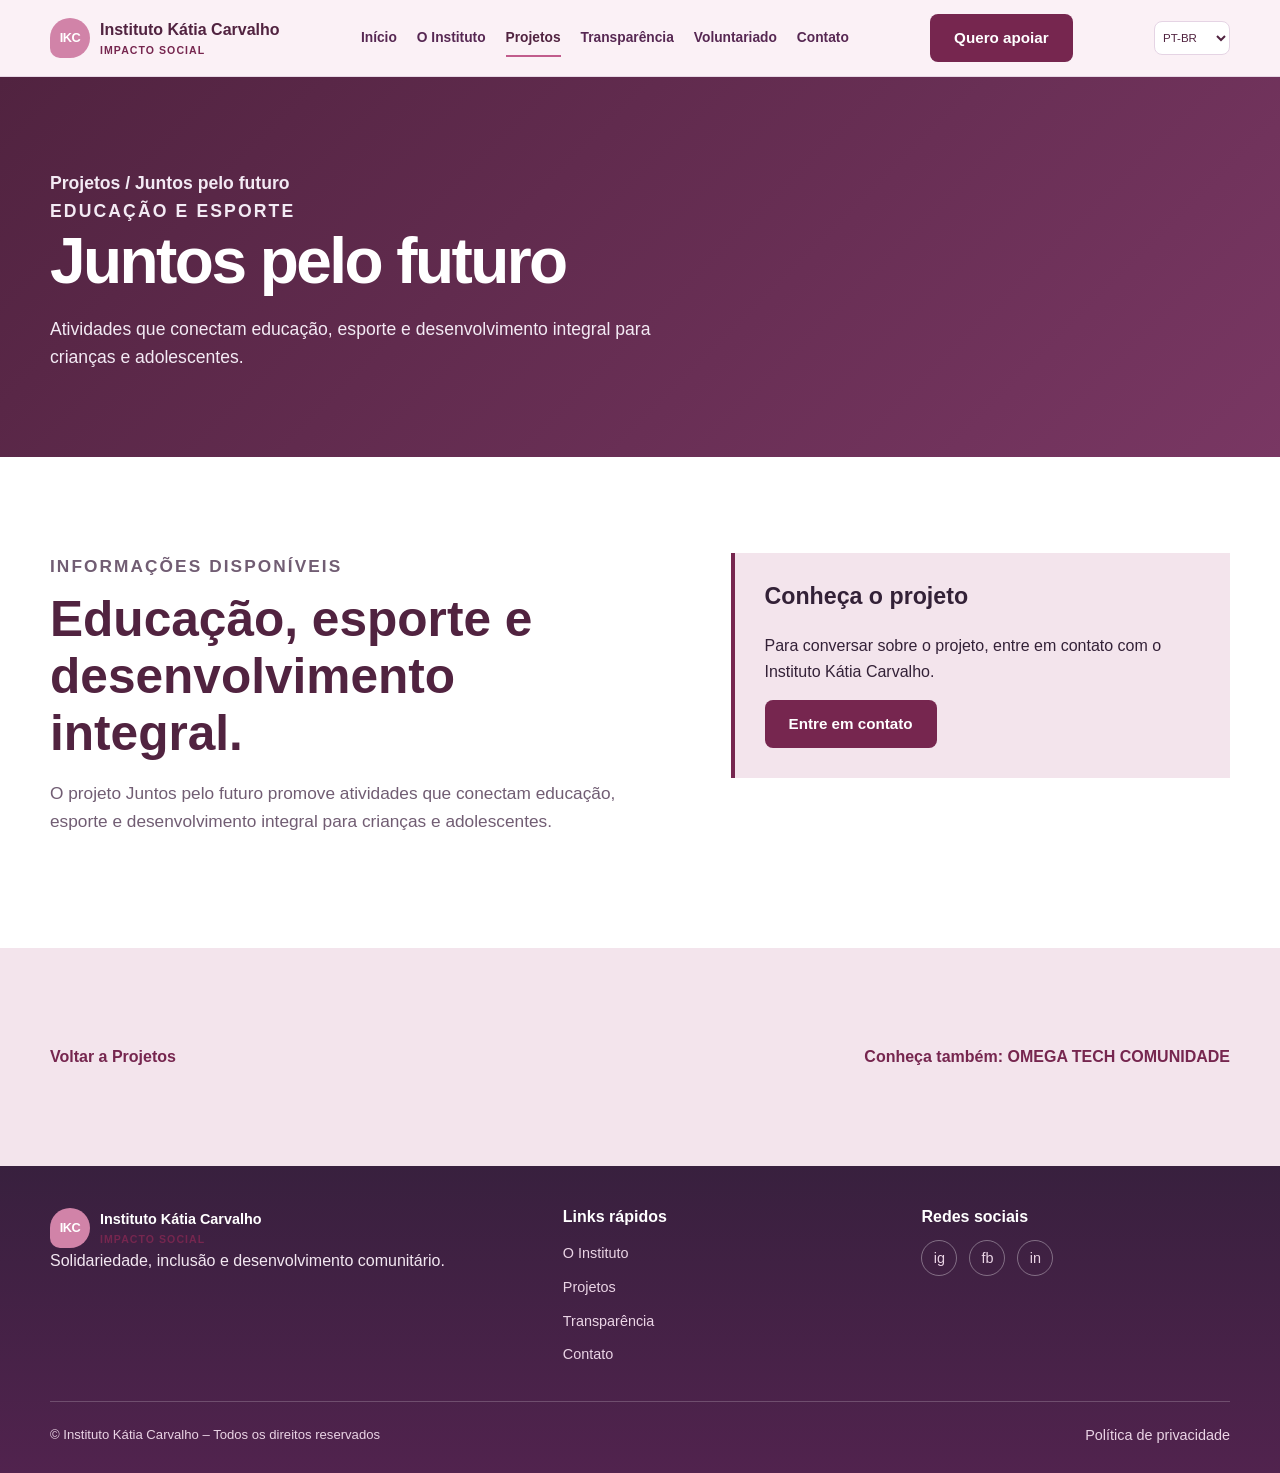
<file: projetos/juntos-pelo-futuro/index.html>
<!DOCTYPE html>
<html lang="pt-BR">
<head>
  <meta charset="UTF-8">
  <meta name="viewport" content="width=device-width, initial-scale=1.0">
  <meta name="description" content="Juntos pelo futuro: atividades de educação, esporte e desenvolvimento integral.">
  <title>Juntos pelo futuro | Instituto Kátia Carvalho</title>
  <link rel="stylesheet" href="../../style.css">
</head>
<body>
  <header>
    <div class="container nav-wrap">
      <a class="brand" href="../../index.html" aria-label="Instituto Kátia Carvalho, início"><span class="brand-mark">IKC</span><span>Instituto Kátia Carvalho<small>Impacto social</small></span></a>
      <button class="menu-toggle" type="button" aria-label="Abrir menu" aria-expanded="false">☰</button>
      <nav aria-label="Navegação principal"><a href="../../index.html">Início</a><a href="../../instituto.html">O Instituto</a><a href="../../projetos.html">Projetos</a><a href="../../transparencia.html">Transparência</a><a href="../../voluntariado.html">Voluntariado</a><a href="../../contato.html">Contato</a></nav>
      <a class="button button-primary" href="../../contato.html">Quero apoiar</a>
    </div>
  </header>
  <main>
    <section class="page-hero"><div class="container"><p class="breadcrumb"><a href="../../projetos.html">Projetos</a> / Juntos pelo futuro</p><p class="eyebrow">Educação e esporte</p><h1>Juntos pelo futuro</h1><p>Atividades que conectam educação, esporte e desenvolvimento integral para crianças e adolescentes.</p></div></section>
    <section><div class="container content-grid"><div class="content-copy"><p class="eyebrow">Informações disponíveis</p><h2>Educação, esporte e desenvolvimento integral.</h2><p>O projeto Juntos pelo futuro promove atividades que conectam educação, esporte e desenvolvimento integral para crianças e adolescentes.</p></div><aside class="info-panel"><h3>Conheça o projeto</h3><p>Para conversar sobre o projeto, entre em contato com o Instituto Kátia Carvalho.</p><a class="button button-primary" href="../../contato.html">Entre em contato</a></aside></div></section>
    <section class="projects"><div class="container"><div class="project-backlink"><a href="../../projetos.html">Voltar a Projetos</a><a href="../omega-tech-comunidade/index.html">Conheça também: OMEGA TECH COMUNIDADE</a></div></div></section>
  </main>
  <footer><div class="container footer-grid"><div><a class="brand" href="../../index.html"><span class="brand-mark">IKC</span><span>Instituto Kátia Carvalho<small>Impacto social</small></span></a><p>Solidariedade, inclusão e desenvolvimento comunitário.</p></div><div><h3>Links rápidos</h3><ul><li><a href="../../instituto.html">O Instituto</a></li><li><a href="../../projetos.html">Projetos</a></li><li><a href="../../transparencia.html">Transparência</a></li><li><a href="../../contato.html">Contato</a></li></ul></div><div><h3>Redes sociais</h3><div class="socials"><a href="../../contato.html" aria-label="Instagram">ig</a><a href="../../contato.html" aria-label="Facebook">fb</a><a href="../../contato.html" aria-label="LinkedIn">in</a></div></div></div><div class="container copyright"><span>© Instituto Kátia Carvalho – Todos os direitos reservados</span><a href="../../contato.html">Política de privacidade</a></div></footer>
  <script>const menuButton=document.querySelector('.menu-toggle');const navigation=document.querySelector('nav');menuButton.addEventListener('click',()=>{const isOpen=navigation.classList.toggle('open');menuButton.setAttribute('aria-expanded',isOpen);menuButton.setAttribute('aria-label',isOpen?'Fechar menu':'Abrir menu');});navigation.querySelectorAll('a').forEach(link=>link.addEventListener('click',()=>{navigation.classList.remove('open');menuButton.setAttribute('aria-expanded','false');}));</script>
  <script src="../../translations.js"></script>
</body>
</html>
</file>
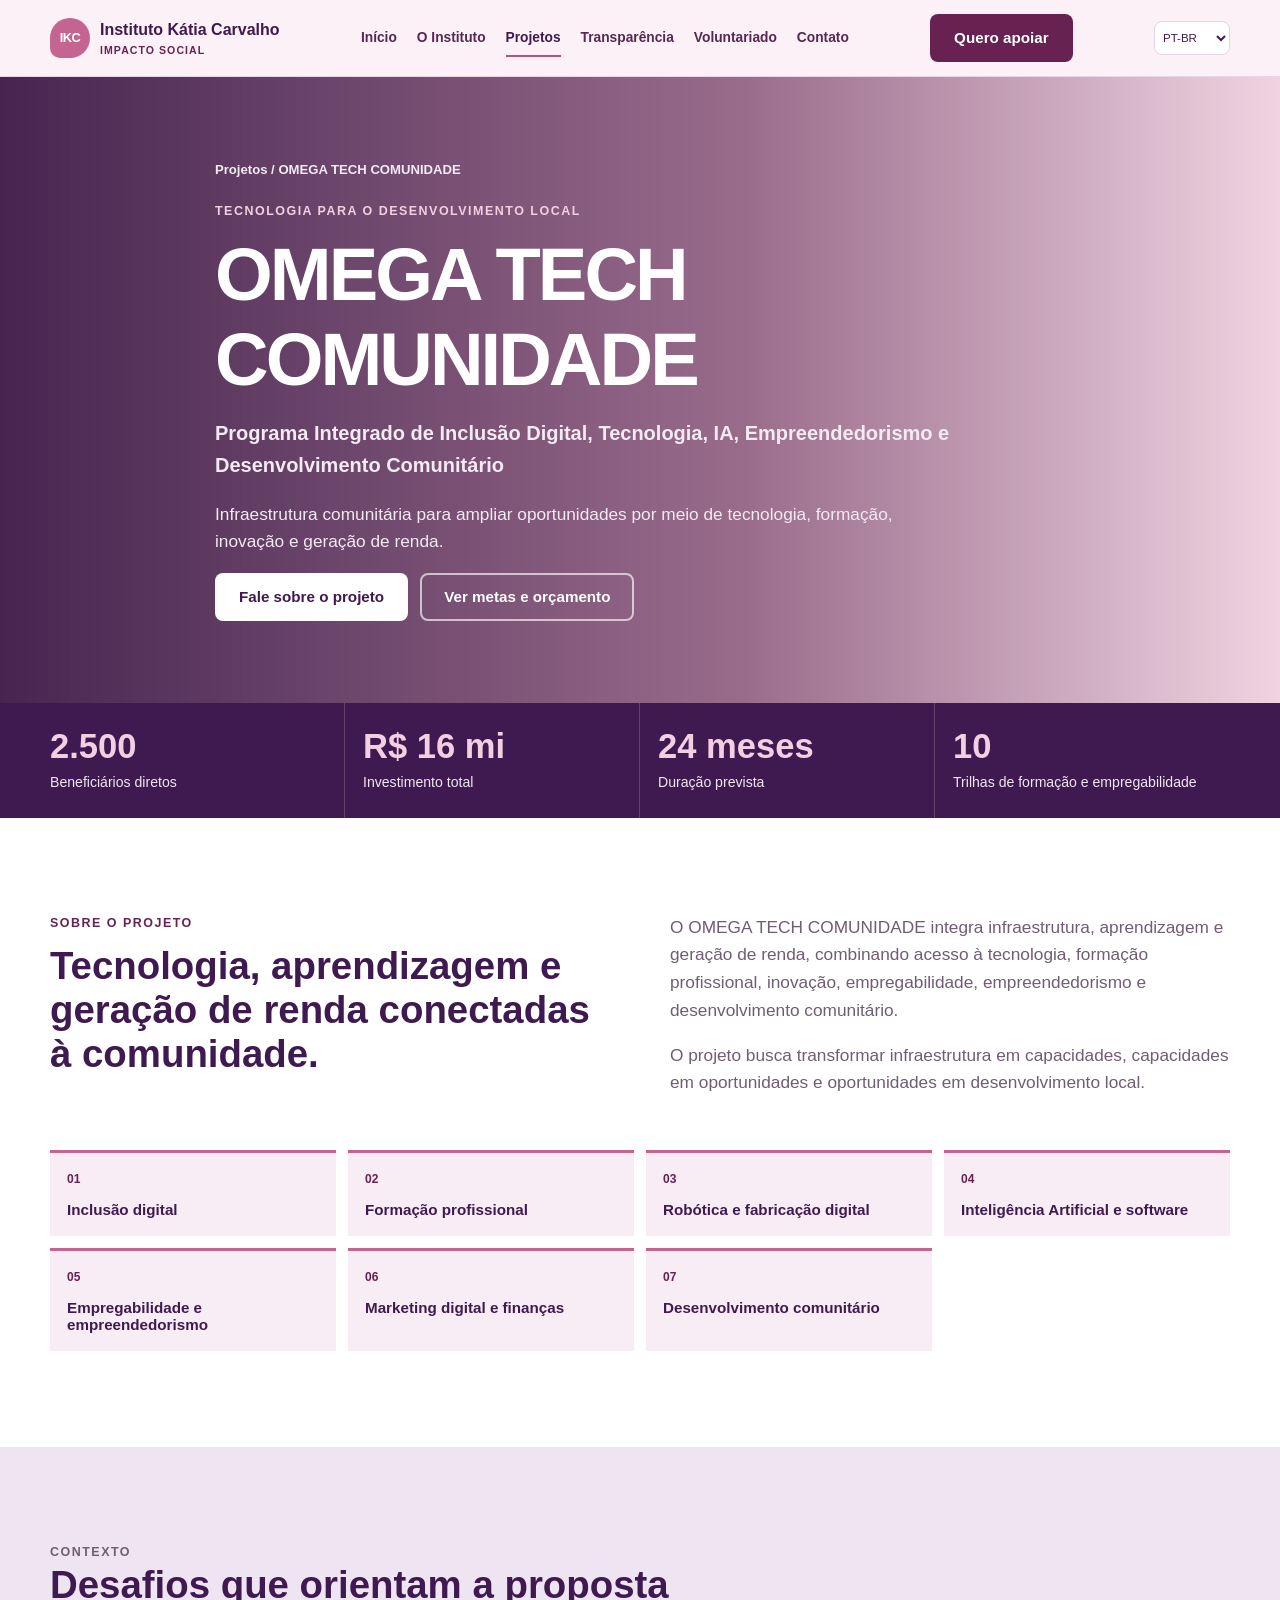
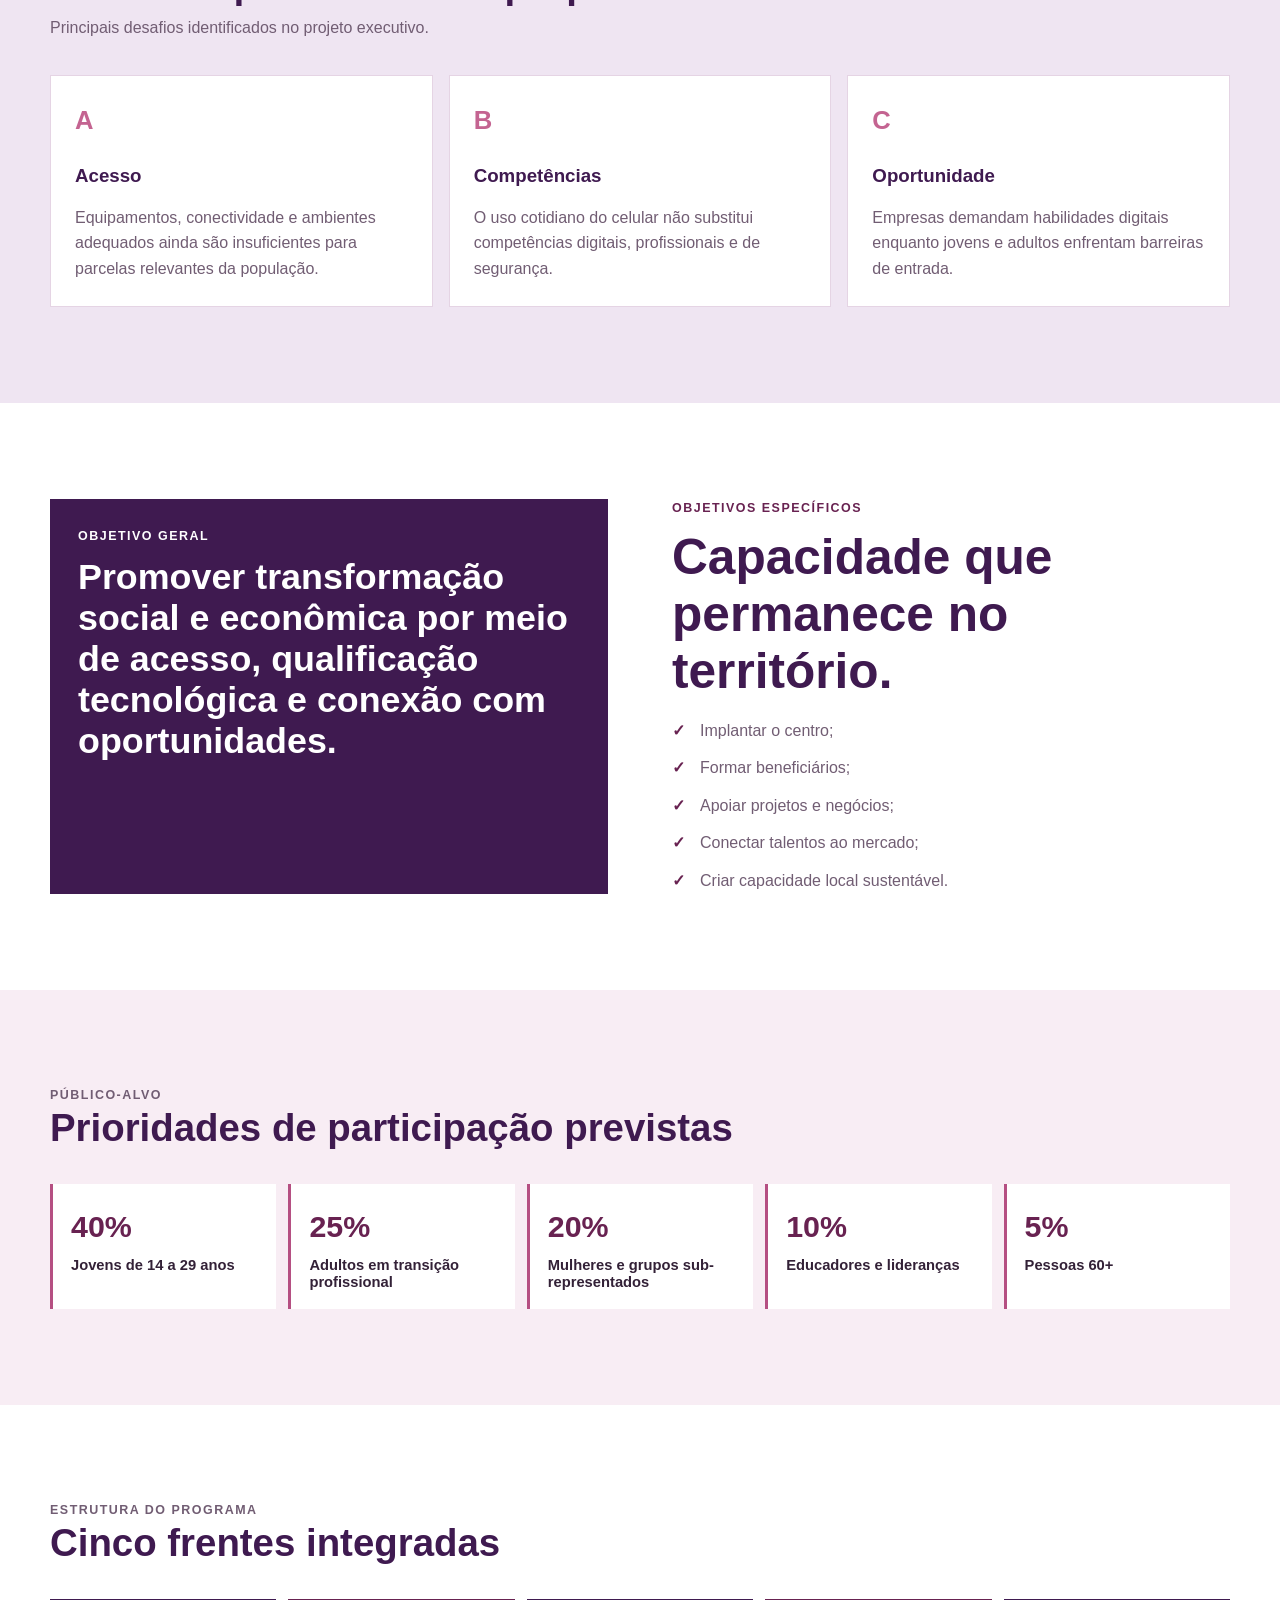
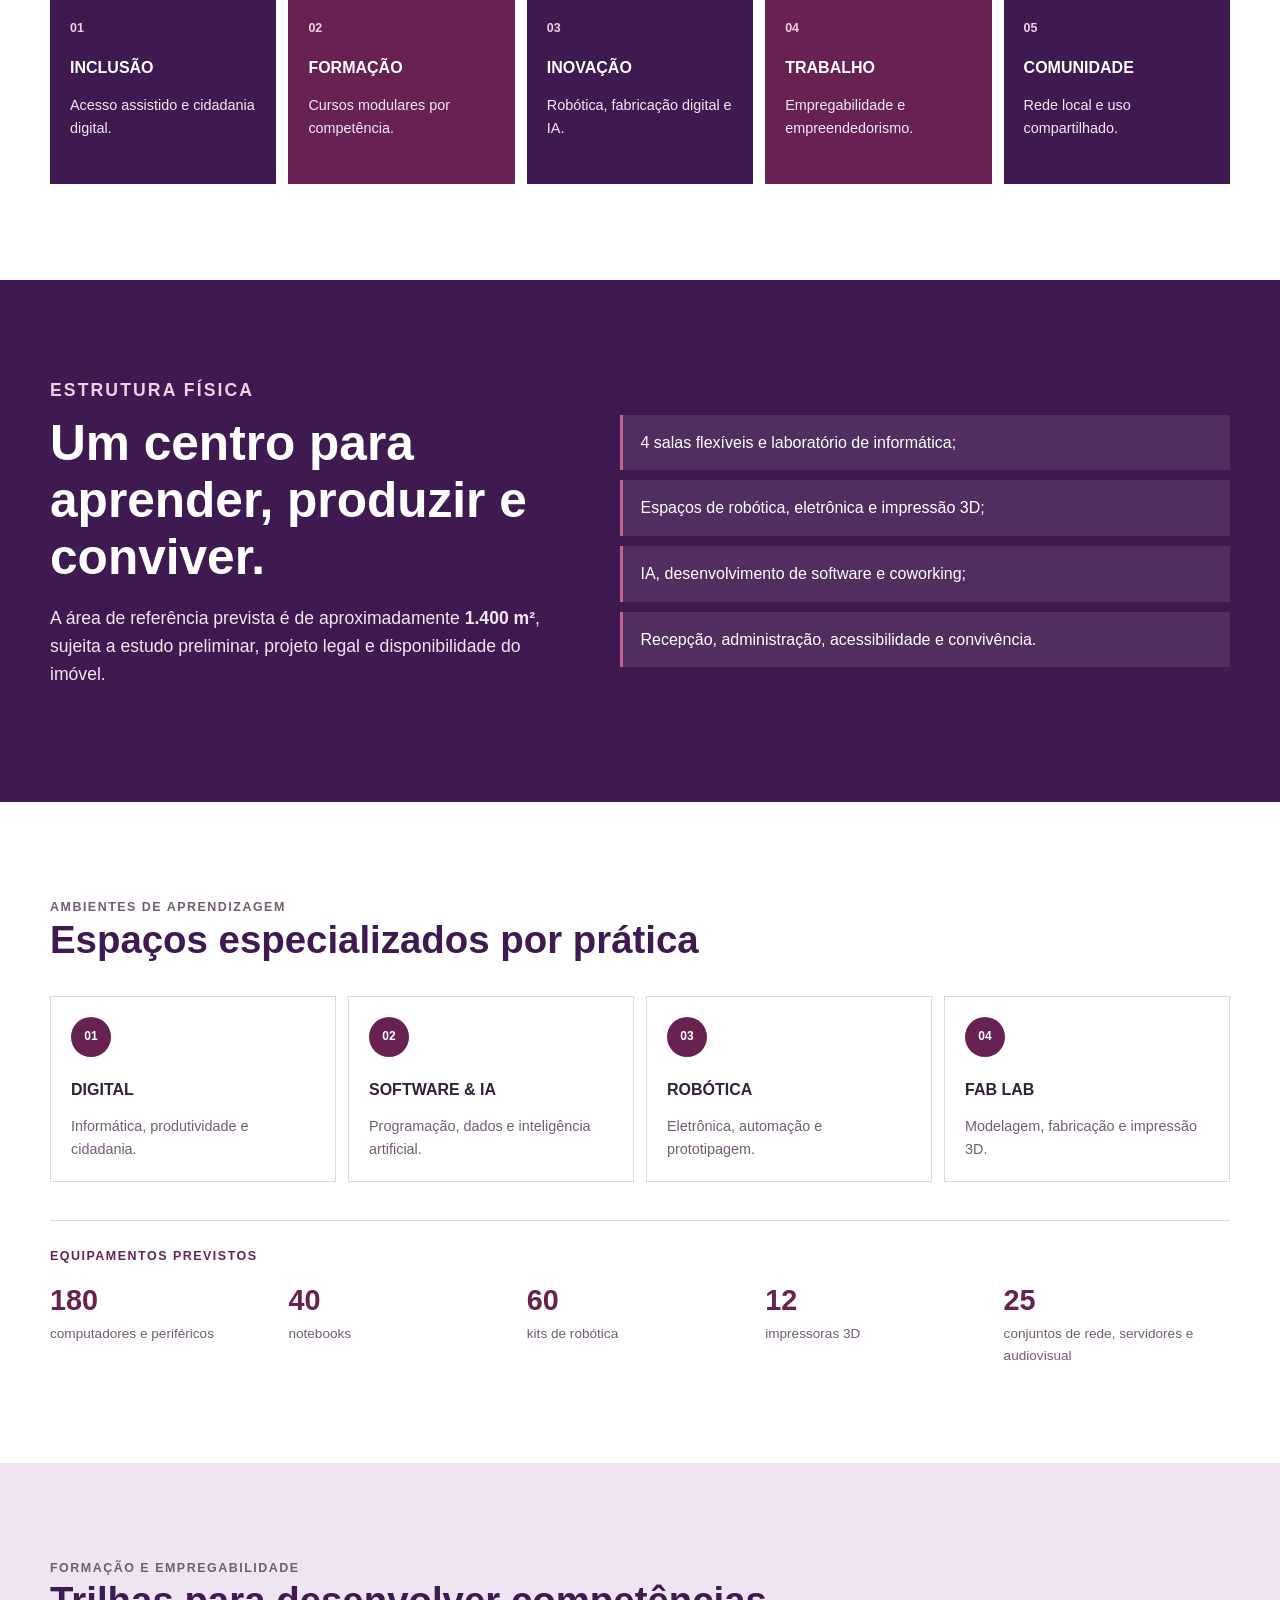
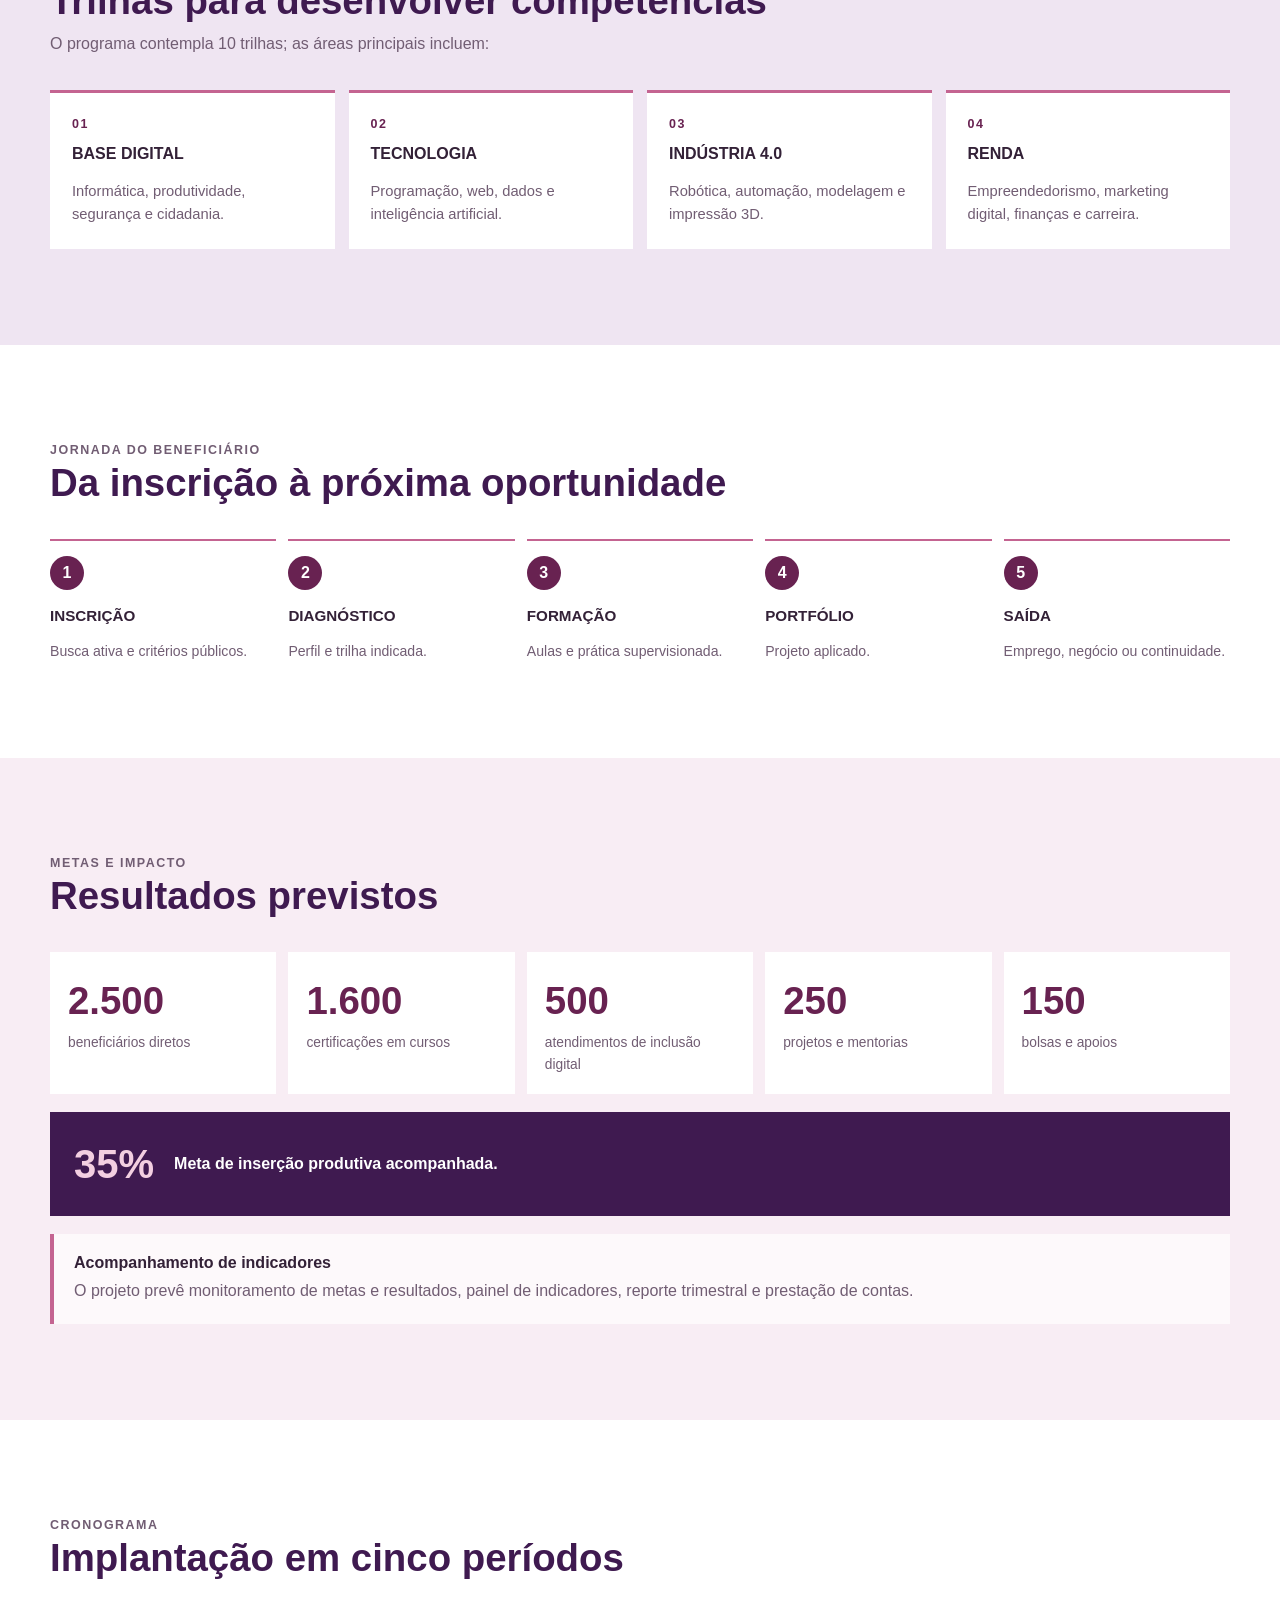
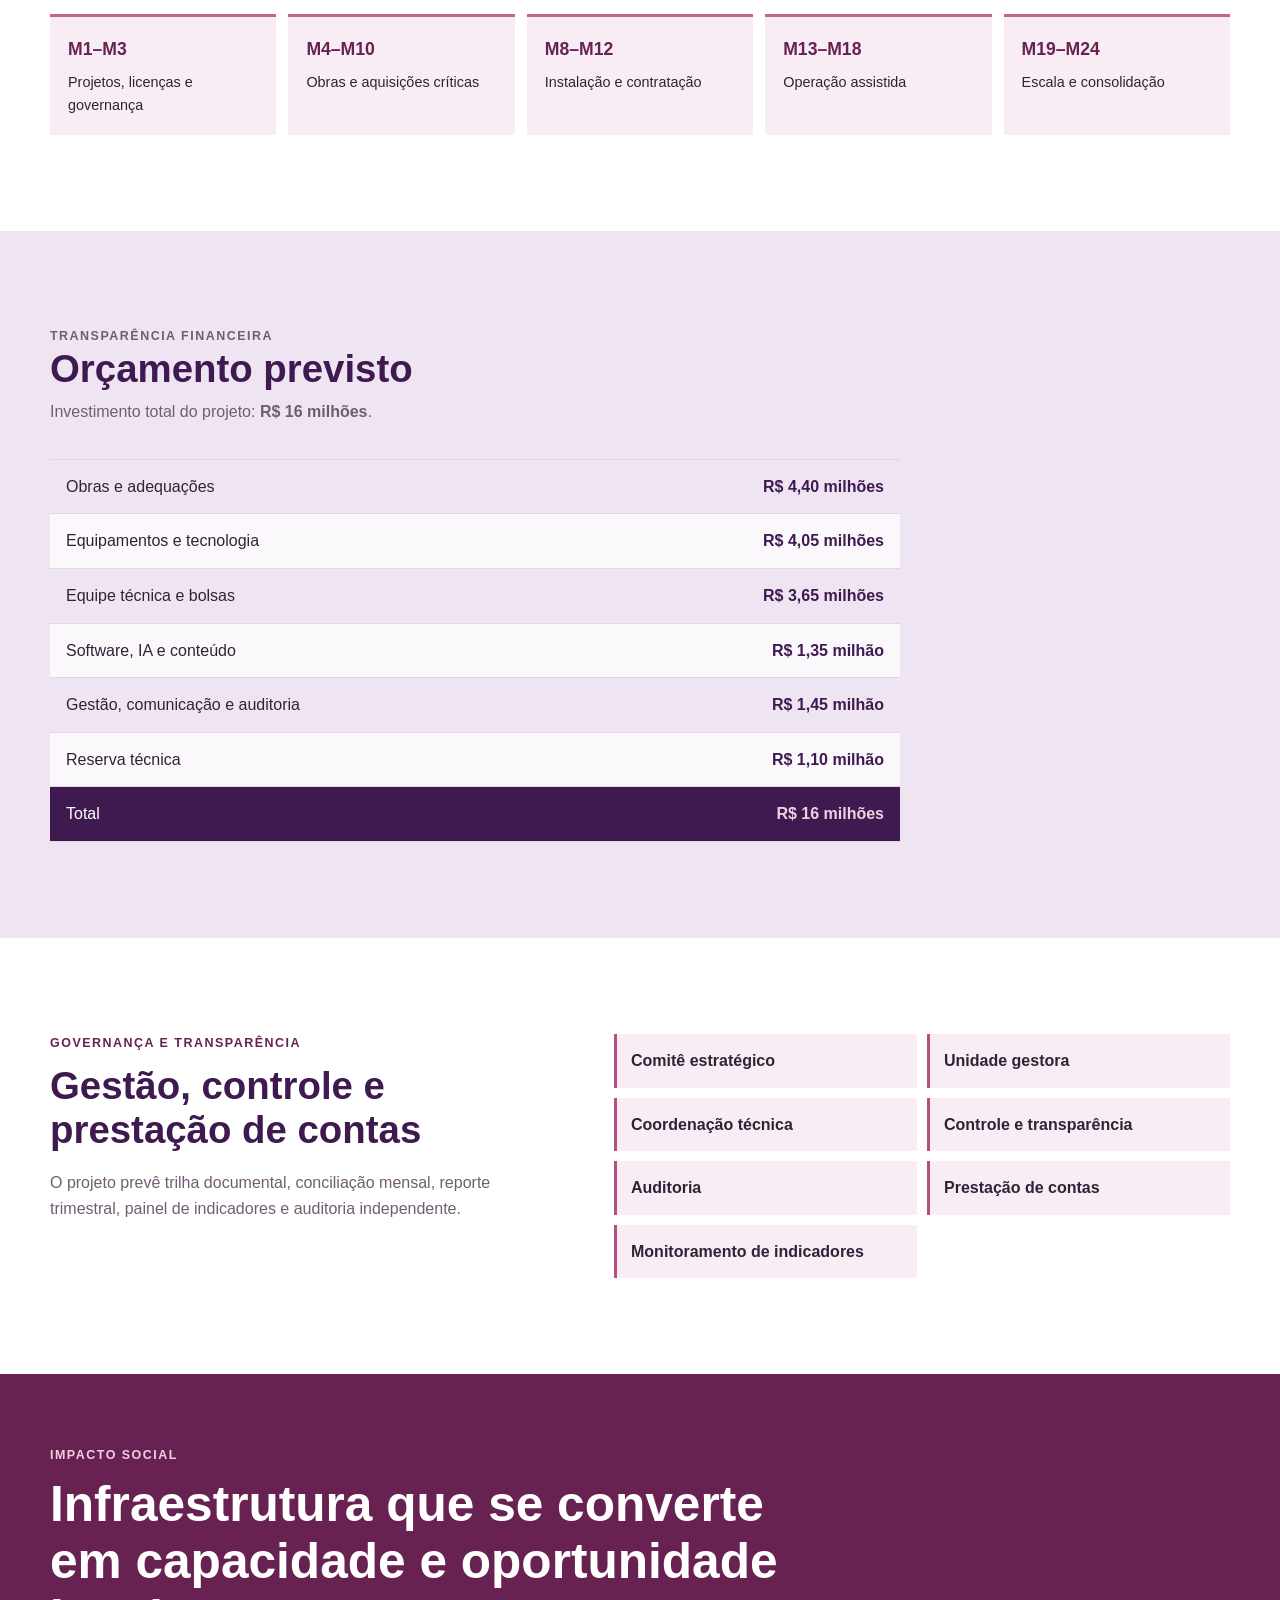
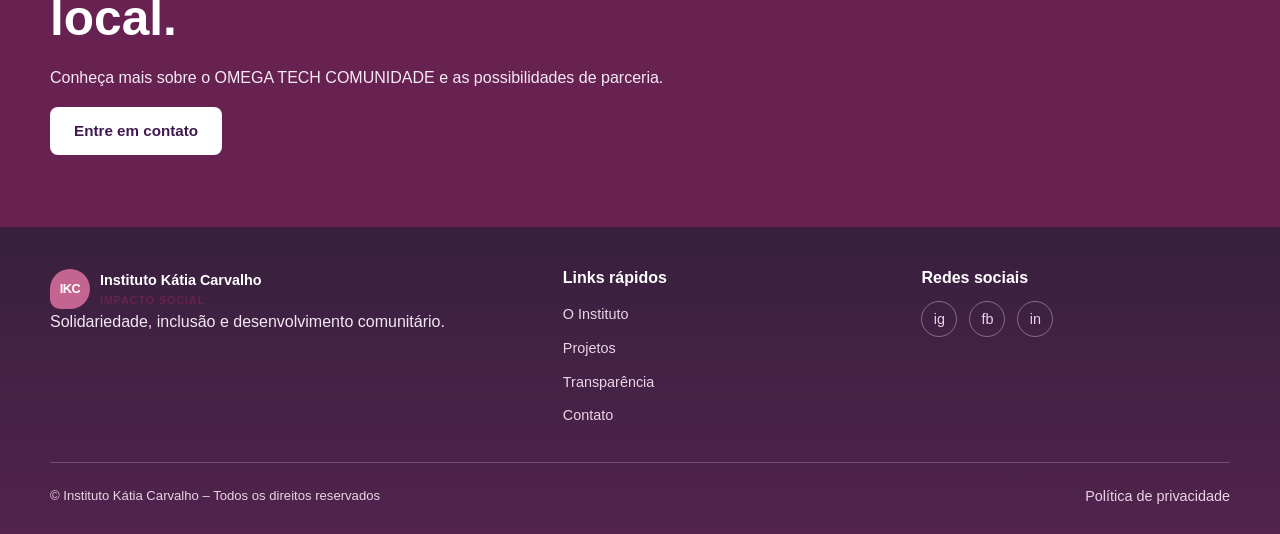
<file: projetos/omega-tech-comunidade/index.html>
<!DOCTYPE html>
<html lang="pt-BR">
<head>
  <meta charset="UTF-8">
  <meta name="viewport" content="width=device-width, initial-scale=1.0">
  <meta name="description" content="OMEGA TECH COMUNIDADE: inclusão digital, tecnologia e desenvolvimento comunitário.">
  <title>OMEGA TECH COMUNIDADE | Instituto Kátia Carvalho</title>
  <link rel="stylesheet" href="../../style.css">
</head>
<body>
  <header>
    <div class="container nav-wrap">
      <a class="brand" href="../../index.html" aria-label="Instituto Kátia Carvalho, início"><span class="brand-mark">IKC</span><span>Instituto Kátia Carvalho<small>Impacto social</small></span></a>
      <button class="menu-toggle" type="button" aria-label="Abrir menu" aria-expanded="false">☰</button>
      <nav aria-label="Navegação principal"><a href="../../index.html">Início</a><a href="../../instituto.html">O Instituto</a><a href="../../projetos.html">Projetos</a><a href="../../transparencia.html">Transparência</a><a href="../../voluntariado.html">Voluntariado</a><a href="../../contato.html">Contato</a></nav>
      <a class="button button-primary" href="../../contato.html">Quero apoiar</a>
    </div>
  </header>

  <main>
    <section class="omega-hero">
      <div class="container omega-hero-content">
        <p class="breadcrumb"><a href="../../projetos.html">Projetos</a> / OMEGA TECH COMUNIDADE</p>
        <p class="eyebrow">Tecnologia para o desenvolvimento local</p>
        <h1>OMEGA TECH COMUNIDADE</h1>
        <p class="omega-subtitle">Programa Integrado de Inclusão Digital, Tecnologia, IA, Empreendedorismo e Desenvolvimento Comunitário</p>
        <p>Infraestrutura comunitária para ampliar oportunidades por meio de tecnologia, formação, inovação e geração de renda.</p>
        <div class="hero-actions"><a class="button button-light" href="../../contato.html">Fale sobre o projeto</a><a class="button button-outline" href="#metas">Ver metas e orçamento</a></div>
      </div>
    </section>

    <section class="omega-facts" aria-label="Números do projeto">
      <div class="container omega-facts-grid">
        <article><strong>2.500</strong><span>Beneficiários diretos</span></article>
        <article><strong>R$ 16 mi</strong><span>Investimento total</span></article>
        <article><strong>24 meses</strong><span>Duração prevista</span></article>
        <article><strong>10</strong><span>Trilhas de formação e empregabilidade</span></article>
      </div>
    </section>

    <section>
      <div class="container omega-intro-grid">
        <div><p class="eyebrow">Sobre o projeto</p><h2>Tecnologia, aprendizagem e geração de renda conectadas à comunidade.</h2></div>
        <div class="content-copy"><p>O OMEGA TECH COMUNIDADE integra infraestrutura, aprendizagem e geração de renda, combinando acesso à tecnologia, formação profissional, inovação, empregabilidade, empreendedorismo e desenvolvimento comunitário.</p><p>O projeto busca transformar infraestrutura em capacidades, capacidades em oportunidades e oportunidades em desenvolvimento local.</p></div>
      </div>
      <div class="container omega-pillars-grid">
        <article class="omega-pillar"><span>01</span><h3>Inclusão digital</h3></article><article class="omega-pillar"><span>02</span><h3>Formação profissional</h3></article><article class="omega-pillar"><span>03</span><h3>Robótica e fabricação digital</h3></article><article class="omega-pillar"><span>04</span><h3>Inteligência Artificial e software</h3></article><article class="omega-pillar"><span>05</span><h3>Empregabilidade e empreendedorismo</h3></article><article class="omega-pillar"><span>06</span><h3>Marketing digital e finanças</h3></article><article class="omega-pillar"><span>07</span><h3>Desenvolvimento comunitário</h3></article>
      </div>
    </section>

    <section class="projects">
      <div class="container"><div class="page-section-title"><p class="eyebrow">Contexto</p><h2>Desafios que orientam a proposta</h2><p>Principais desafios identificados no projeto executivo.</p></div>
        <div class="challenge-grid">
          <article class="challenge-item"><span class="challenge-index">A</span><h3>Acesso</h3><p>Equipamentos, conectividade e ambientes adequados ainda são insuficientes para parcelas relevantes da população.</p></article>
          <article class="challenge-item"><span class="challenge-index">B</span><h3>Competências</h3><p>O uso cotidiano do celular não substitui competências digitais, profissionais e de segurança.</p></article>
          <article class="challenge-item"><span class="challenge-index">C</span><h3>Oportunidade</h3><p>Empresas demandam habilidades digitais enquanto jovens e adultos enfrentam barreiras de entrada.</p></article>
        </div>
      </div>
    </section>

    <section>
      <div class="container omega-goals-grid">
        <div class="omega-goal-primary"><p class="eyebrow">Objetivo geral</p><h2>Promover transformação social e econômica por meio de acesso, qualificação tecnológica e conexão com oportunidades.</h2></div>
        <div><p class="eyebrow">Objetivos específicos</p><h2>Capacidade que permanece no território.</h2><ul class="check-list"><li>Implantar o centro;</li><li>Formar beneficiários;</li><li>Apoiar projetos e negócios;</li><li>Conectar talentos ao mercado;</li><li>Criar capacidade local sustentável.</li></ul></div>
      </div>
    </section>

    <section class="about">
      <div class="container"><div class="page-section-title"><p class="eyebrow">Público-alvo</p><h2>Prioridades de participação previstas</h2></div>
        <div class="audience-grid">
          <article><strong>40%</strong><h3>Jovens de 14 a 29 anos</h3></article><article><strong>25%</strong><h3>Adultos em transição profissional</h3></article><article><strong>20%</strong><h3>Mulheres e grupos sub-representados</h3></article><article><strong>10%</strong><h3>Educadores e lideranças</h3></article><article><strong>5%</strong><h3>Pessoas 60+</h3></article>
        </div>
      </div>
    </section>

    <section>
      <div class="container"><div class="page-section-title"><p class="eyebrow">Estrutura do programa</p><h2>Cinco frentes integradas</h2></div>
        <div class="fronts-grid">
          <article><span>01</span><h3>INCLUSÃO</h3><p>Acesso assistido e cidadania digital.</p></article><article><span>02</span><h3>FORMAÇÃO</h3><p>Cursos modulares por competência.</p></article><article><span>03</span><h3>INOVAÇÃO</h3><p>Robótica, fabricação digital e IA.</p></article><article><span>04</span><h3>TRABALHO</h3><p>Empregabilidade e empreendedorismo.</p></article><article><span>05</span><h3>COMUNIDADE</h3><p>Rede local e uso compartilhado.</p></article>
        </div>
      </div>
    </section>

    <section class="tech">
      <div class="container facility-grid">
        <div><p class="eyebrow">Estrutura física</p><h2>Um centro para aprender, produzir e conviver.</h2><p>A área de referência prevista é de aproximadamente <strong>1.400 m²</strong>, sujeita a estudo preliminar, projeto legal e disponibilidade do imóvel.</p></div>
        <ul class="facility-list"><li>4 salas flexíveis e laboratório de informática;</li><li>Espaços de robótica, eletrônica e impressão 3D;</li><li>IA, desenvolvimento de software e coworking;</li><li>Recepção, administração, acessibilidade e convivência.</li></ul>
      </div>
    </section>

    <section>
      <div class="container"><div class="page-section-title"><p class="eyebrow">Ambientes de aprendizagem</p><h2>Espaços especializados por prática</h2></div>
        <div class="learning-grid"><article><span class="learning-icon">01</span><h3>DIGITAL</h3><p>Informática, produtividade e cidadania.</p></article><article><span class="learning-icon">02</span><h3>SOFTWARE &amp; IA</h3><p>Programação, dados e inteligência artificial.</p></article><article><span class="learning-icon">03</span><h3>ROBÓTICA</h3><p>Eletrônica, automação e prototipagem.</p></article><article><span class="learning-icon">04</span><h3>FAB LAB</h3><p>Modelagem, fabricação e impressão 3D.</p></article></div>
        <div class="equipment-band"><p class="eyebrow">Equipamentos previstos</p><div class="equipment-grid"><p><strong>180</strong><span>computadores e periféricos</span></p><p><strong>40</strong><span>notebooks</span></p><p><strong>60</strong><span>kits de robótica</span></p><p><strong>12</strong><span>impressoras 3D</span></p><p><strong>25</strong><span>conjuntos de rede, servidores e audiovisual</span></p></div></div>
      </div>
    </section>

    <section class="projects">
      <div class="container"><div class="page-section-title"><p class="eyebrow">Formação e empregabilidade</p><h2>Trilhas para desenvolver competências</h2><p>O programa contempla 10 trilhas; as áreas principais incluem:</p></div>
        <div class="tracks-grid"><article><p class="eyebrow">01</p><h3>BASE DIGITAL</h3><p>Informática, produtividade, segurança e cidadania.</p></article><article><p class="eyebrow">02</p><h3>TECNOLOGIA</h3><p>Programação, web, dados e inteligência artificial.</p></article><article><p class="eyebrow">03</p><h3>INDÚSTRIA 4.0</h3><p>Robótica, automação, modelagem e impressão 3D.</p></article><article><p class="eyebrow">04</p><h3>RENDA</h3><p>Empreendedorismo, marketing digital, finanças e carreira.</p></article></div>
      </div>
    </section>

    <section>
      <div class="container"><div class="page-section-title"><p class="eyebrow">Jornada do beneficiário</p><h2>Da inscrição à próxima oportunidade</h2></div>
        <ol class="journey-list"><li><span>1</span><div><h3>INSCRIÇÃO</h3><p>Busca ativa e critérios públicos.</p></div></li><li><span>2</span><div><h3>DIAGNÓSTICO</h3><p>Perfil e trilha indicada.</p></div></li><li><span>3</span><div><h3>FORMAÇÃO</h3><p>Aulas e prática supervisionada.</p></div></li><li><span>4</span><div><h3>PORTFÓLIO</h3><p>Projeto aplicado.</p></div></li><li><span>5</span><div><h3>SAÍDA</h3><p>Emprego, negócio ou continuidade.</p></div></li></ol>
      </div>
    </section>

    <section class="about" id="metas">
      <div class="container"><div class="page-section-title"><p class="eyebrow">Metas e impacto</p><h2>Resultados previstos</h2></div>
        <div class="impact-grid"><article><strong>2.500</strong><span>beneficiários diretos</span></article><article><strong>1.600</strong><span>certificações em cursos</span></article><article><strong>500</strong><span>atendimentos de inclusão digital</span></article><article><strong>250</strong><span>projetos e mentorias</span></article><article><strong>150</strong><span>bolsas e apoios</span></article></div>
        <div class="insertion-goal"><strong>35%</strong><p>Meta de inserção produtiva acompanhada.</p></div>
        <div class="indicator-note"><h3>Acompanhamento de indicadores</h3><p>O projeto prevê monitoramento de metas e resultados, painel de indicadores, reporte trimestral e prestação de contas.</p></div>
      </div>
    </section>

    <section>
      <div class="container"><div class="page-section-title"><p class="eyebrow">Cronograma</p><h2>Implantação em cinco períodos</h2></div>
        <ol class="timeline-grid"><li><strong>M1–M3</strong><span>Projetos, licenças e governança</span></li><li><strong>M4–M10</strong><span>Obras e aquisições críticas</span></li><li><strong>M8–M12</strong><span>Instalação e contratação</span></li><li><strong>M13–M18</strong><span>Operação assistida</span></li><li><strong>M19–M24</strong><span>Escala e consolidação</span></li></ol>
      </div>
    </section>

    <section class="projects" id="orcamento">
      <div class="container"><div class="page-section-title"><p class="eyebrow">Transparência financeira</p><h2>Orçamento previsto</h2><p>Investimento total do projeto: <strong>R$ 16 milhões</strong>.</p></div>
        <div class="budget-list"><div><span>Obras e adequações</span><strong>R$ 4,40 milhões</strong></div><div><span>Equipamentos e tecnologia</span><strong>R$ 4,05 milhões</strong></div><div><span>Equipe técnica e bolsas</span><strong>R$ 3,65 milhões</strong></div><div><span>Software, IA e conteúdo</span><strong>R$ 1,35 milhão</strong></div><div><span>Gestão, comunicação e auditoria</span><strong>R$ 1,45 milhão</strong></div><div><span>Reserva técnica</span><strong>R$ 1,10 milhão</strong></div><div class="budget-total"><span>Total</span><strong>R$ 16 milhões</strong></div></div>
      </div>
    </section>

    <section>
      <div class="container governance-project-grid"><div><p class="eyebrow">Governança e transparência</p><h2>Gestão, controle e prestação de contas</h2><p>O projeto prevê trilha documental, conciliação mensal, reporte trimestral, painel de indicadores e auditoria independente.</p></div>
        <ul class="governance-project-list"><li>Comitê estratégico</li><li>Unidade gestora</li><li>Coordenação técnica</li><li>Controle e transparência</li><li>Auditoria</li><li>Prestação de contas</li><li>Monitoramento de indicadores</li></ul>
      </div>
    </section>

    <section class="volunteer-callout omega-cta"><div class="container"><p class="eyebrow">Impacto social</p><h2>Infraestrutura que se converte em capacidade e oportunidade local.</h2><p>Conheça mais sobre o OMEGA TECH COMUNIDADE e as possibilidades de parceria.</p><a class="button button-light" href="../../contato.html">Entre em contato</a></div></section>
  </main>

  <footer><div class="container footer-grid"><div><a class="brand" href="../../index.html"><span class="brand-mark">IKC</span><span>Instituto Kátia Carvalho<small>Impacto social</small></span></a><p>Solidariedade, inclusão e desenvolvimento comunitário.</p></div><div><h3>Links rápidos</h3><ul><li><a href="../../instituto.html">O Instituto</a></li><li><a href="../../projetos.html">Projetos</a></li><li><a href="../../transparencia.html">Transparência</a></li><li><a href="../../contato.html">Contato</a></li></ul></div><div><h3>Redes sociais</h3><div class="socials"><a href="../../contato.html" aria-label="Instagram">ig</a><a href="../../contato.html" aria-label="Facebook">fb</a><a href="../../contato.html" aria-label="LinkedIn">in</a></div></div></div><div class="container copyright"><span>© Instituto Kátia Carvalho – Todos os direitos reservados</span><a href="../../contato.html">Política de privacidade</a></div></footer>
  <script>const menuButton=document.querySelector('.menu-toggle');const navigation=document.querySelector('nav');menuButton.addEventListener('click',()=>{const isOpen=navigation.classList.toggle('open');menuButton.setAttribute('aria-expanded',isOpen);menuButton.setAttribute('aria-label',isOpen?'Fechar menu':'Abrir menu');});navigation.querySelectorAll('a').forEach(link=>link.addEventListener('click',()=>{navigation.classList.remove('open');menuButton.setAttribute('aria-expanded','false');}));</script>
  <script src="../../translations.js"></script>
</body>
</html>
</file>
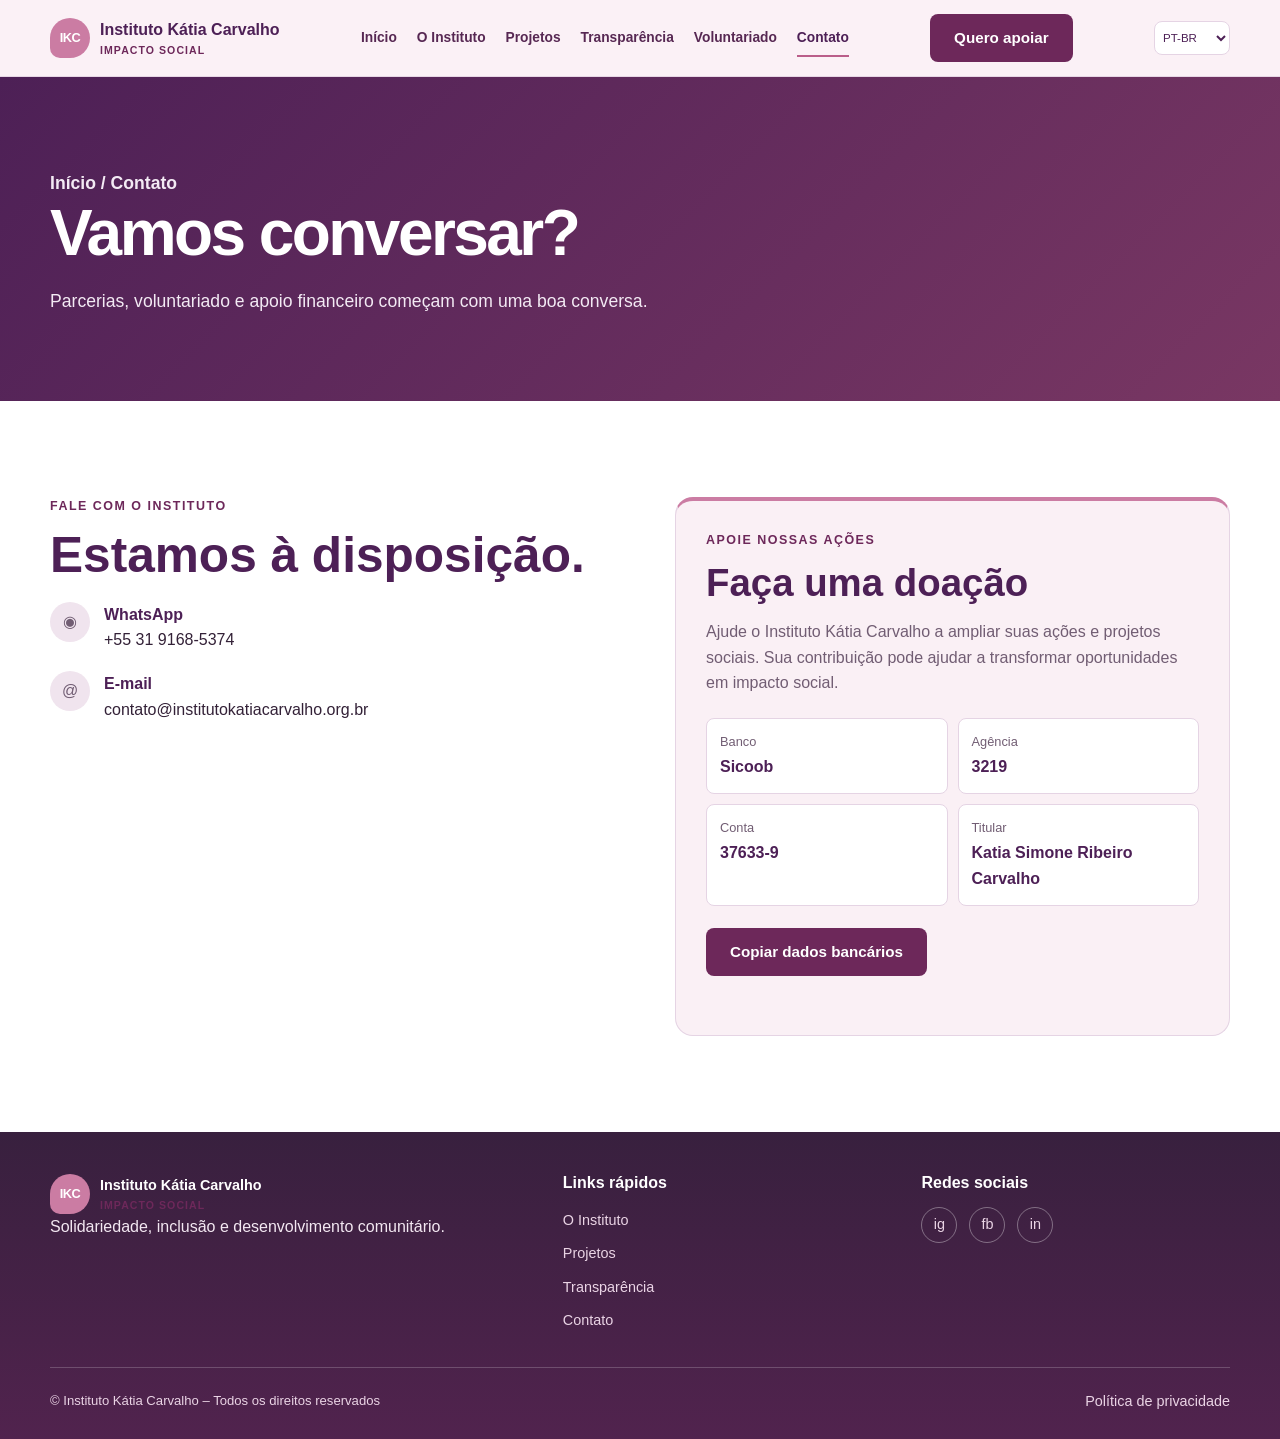
<file: contato.html>
<!DOCTYPE html>
<html lang="pt-BR">
<head><meta charset="UTF-8"><meta name="viewport" content="width=device-width, initial-scale=1.0"><meta name="description" content="Entre em contato com o Instituto Katia Carvalho."><title>Contato | Instituto Katia Carvalho</title><link rel="stylesheet" href="style.css"></head>
<body>
  <!-- Cabeçalho multipágina -->
  <header><div class="container nav-wrap"><a class="brand" href="index.html" aria-label="Instituto Katia Carvalho, início"><span class="brand-mark">IKC</span><span>Instituto Katia Carvalho<small>Impacto social</small></span></a><button class="menu-toggle" type="button" aria-label="Abrir menu" aria-expanded="false">☰</button><nav aria-label="Navegação principal"><a href="index.html">Início</a><a href="instituto.html">O Instituto</a><a href="projetos.html">Projetos</a><a href="transparencia.html">Transparência</a><a href="voluntariado.html">Voluntariado</a><a href="contato.html">Contato</a></nav><a class="button button-primary" href="contato.html">Quero apoiar</a></div></header>
  <main><section class="page-hero"><div class="container"><p class="breadcrumb">Início / Contato</p><h1>Vamos conversar?</h1><p>Parcerias, voluntariado e apoio financeiro começam com uma boa conversa.</p></div></section><section><div class="container contact-grid"><div><p class="eyebrow">Fale com o Instituto</p><h2>Estamos à disposição.</h2><div class="contact-details"><div class="contact-item"><span class="contact-icon">◉</span><div><b>WhatsApp</b><a href="https://wa.me/553191685374" target="_blank" rel="noopener noreferrer">+55 31 9168-5374</a></div></div><div class="contact-item"><span class="contact-icon">@</span><div><b>E-mail</b><a href="mailto:contato@institutokatiacarvalho.org.br">contato@institutokatiacarvalho.org.br</a></div></div></div></div><aside class="donation-panel"><p class="eyebrow">Apoie nossas ações</p><h2>Faça uma doação</h2><p>Ajude o Instituto Kátia Carvalho a ampliar suas ações e projetos sociais. Sua contribuição pode ajudar a transformar oportunidades em impacto social.</p><dl class="bank-details"><div><dt>Banco</dt><dd>Sicoob</dd></div><div><dt>Agência</dt><dd>3219</dd></div><div><dt>Conta</dt><dd>37633-9</dd></div><div><dt>Titular</dt><dd>Katia Simone Ribeiro Carvalho</dd></div></dl><button class="button button-primary copy-bank-details" type="button" aria-live="polite">Copiar dados bancários</button><p class="copy-status" role="status" aria-live="polite"></p></aside></div></section></main>
  <footer><div class="container footer-grid"><div><a class="brand" href="index.html"><span class="brand-mark">IKC</span><span>Instituto Katia Carvalho<small>Impacto social</small></span></a><p>Solidariedade, inclusão e desenvolvimento comunitário.</p></div><div><h3>Links rápidos</h3><ul><li><a href="instituto.html">O Instituto</a></li><li><a href="projetos.html">Projetos</a></li><li><a href="transparencia.html">Transparência</a></li><li><a href="contato.html">Contato</a></li></ul></div><div><h3>Redes sociais</h3><div class="socials"><a href="contato.html" aria-label="Instagram">ig</a><a href="contato.html" aria-label="Facebook">fb</a><a href="contato.html" aria-label="LinkedIn">in</a></div></div></div><div class="container copyright"><span>© Instituto Katia Carvalho – Todos os direitos reservados</span><a href="contato.html">Política de privacidade</a></div></footer>
  <script>const menuButton=document.querySelector('.menu-toggle');const navigation=document.querySelector('nav');menuButton.addEventListener('click',()=>{const isOpen=navigation.classList.toggle('open');menuButton.setAttribute('aria-expanded',isOpen);menuButton.setAttribute('aria-label',isOpen?'Fechar menu':'Abrir menu');});navigation.querySelectorAll('a').forEach(link=>link.addEventListener('click',()=>navigation.classList.remove('open')));document.querySelector('.copy-bank-details').addEventListener('click',async()=>{const details=[...document.querySelectorAll('.bank-details div')].map(row=>`${row.querySelector('dt').textContent}: ${row.querySelector('dd').textContent}`).join('\n');const status=document.querySelector('.copy-status');try{await navigator.clipboard.writeText(details);}catch{const field=document.createElement('textarea');field.value=details;field.style.position='fixed';field.style.opacity='0';document.body.append(field);field.select();document.execCommand('copy');field.remove();}status.textContent=document.documentElement.lang==='en'?'Bank details copied.':document.documentElement.lang==='es'?'Datos bancarios copiados.':'Dados bancários copiados.';});</script>
  <script src="translations.js"></script>
</body></html>
</file>
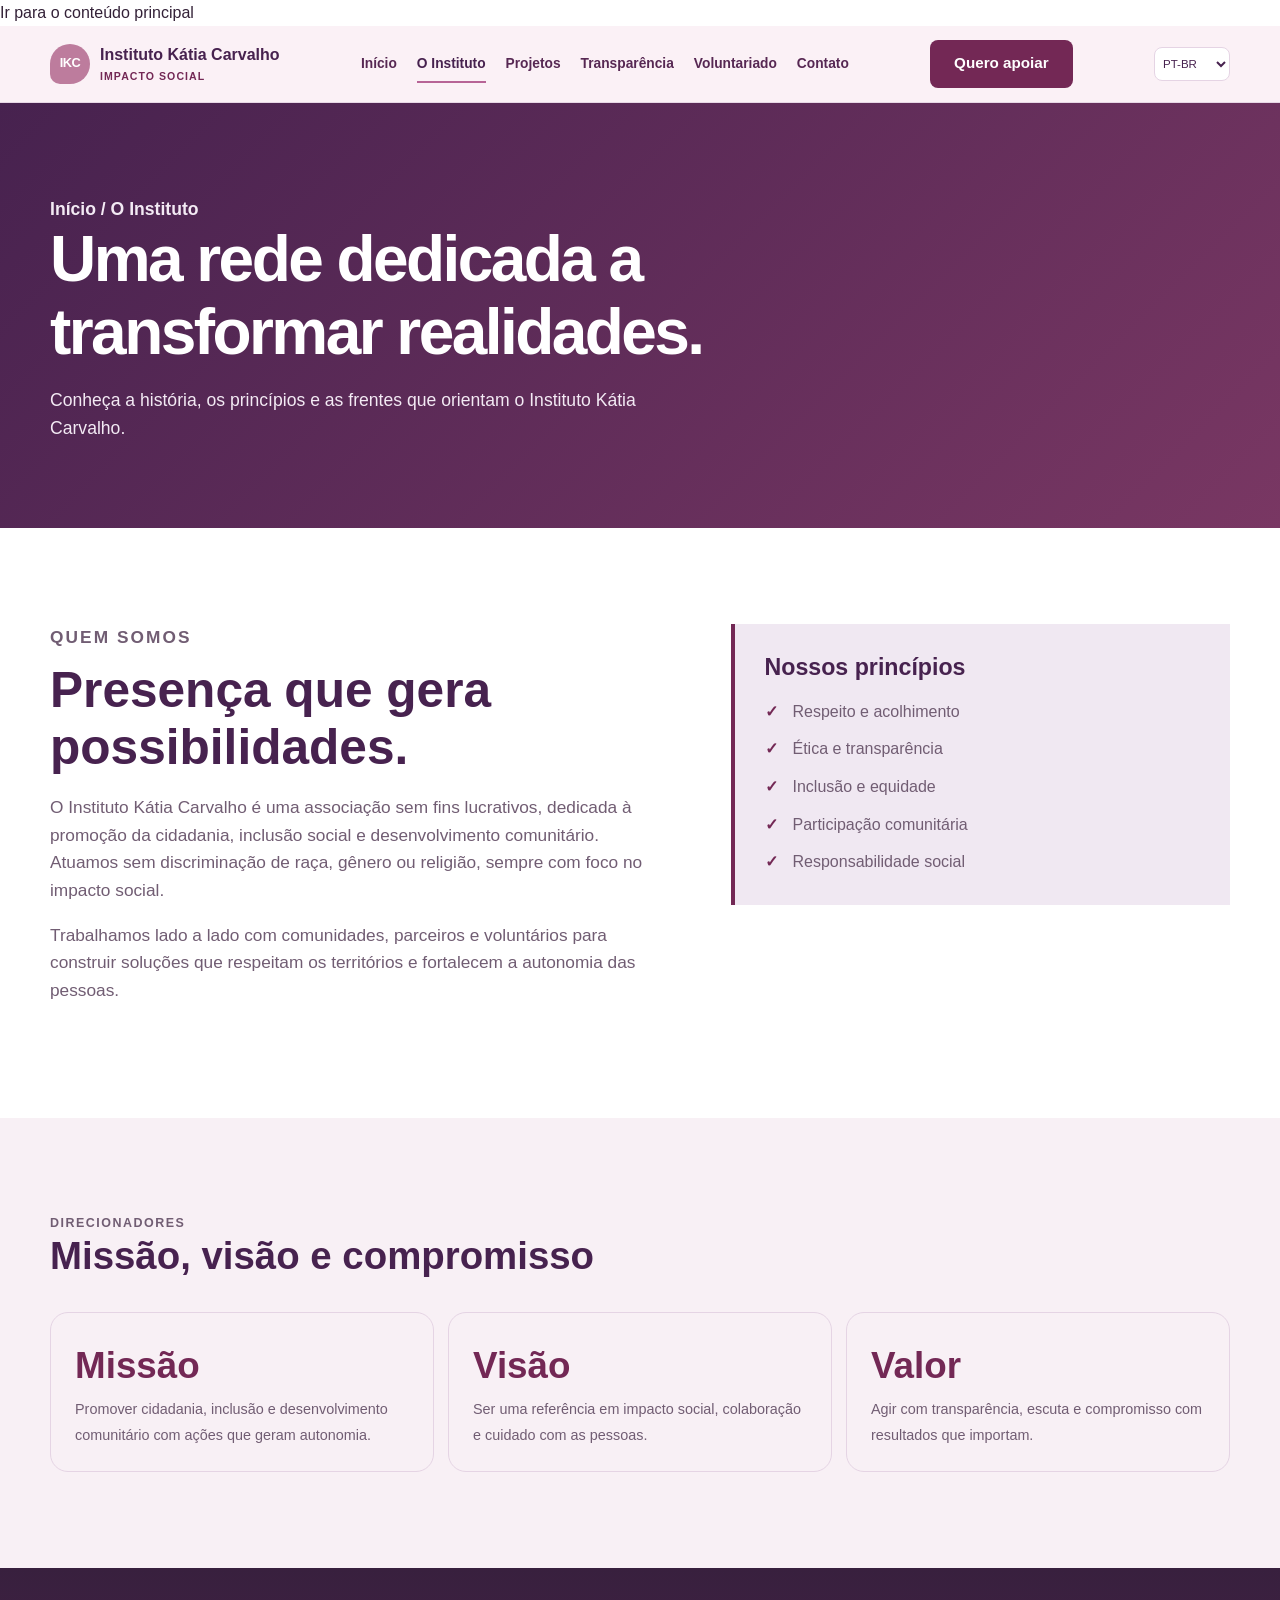
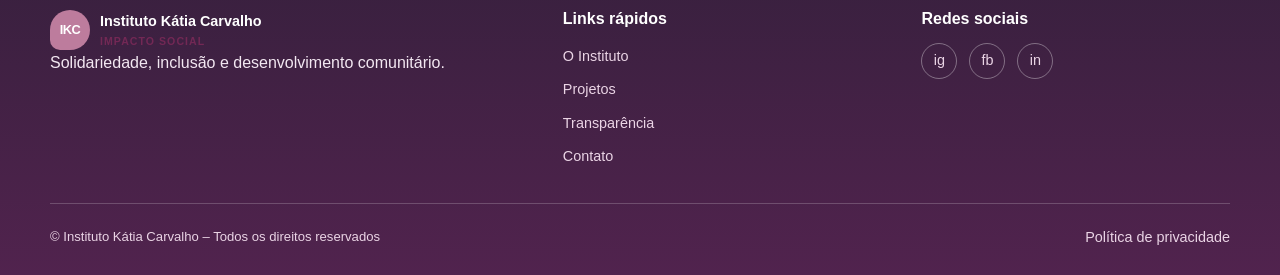
<file: instituto.html>
<!DOCTYPE html>
<html lang="pt-BR">
<head>
  <meta charset="UTF-8"><meta name="viewport" content="width=device-width, initial-scale=1.0">
  <meta name="description" content="Conheça o Instituto Katia Carvalho, sua missão e áreas de atuação.">
  <title>O Instituto | Instituto Katia Carvalho</title><link rel="stylesheet" href="style.css">
</head>
<body>
  <a class="skip-link" href="https://www.instagram.com/abah.org.br/">Ir para o conteúdo principal</a>
  <!-- Navegação compartilhada entre as páginas -->
  <header><div class="container nav-wrap"><a class="brand" href="index.html" aria-label="Instituto Katia Carvalho, início"><span class="brand-mark">IKC</span><span>Instituto Katia Carvalho<small>Impacto social</small></span></a><button class="menu-toggle" type="button" aria-label="Abrir menu" aria-expanded="false">☰</button><nav aria-label="Navegação principal"><a href="index.html">Início</a><a href="instituto.html">O Instituto</a><a href="projetos.html">Projetos</a><a href="transparencia.html">Transparência</a><a href="voluntariado.html">Voluntariado</a><a href="contato.html">Contato</a></nav><a class="button button-primary" href="contato.html">Quero apoiar</a></div></header>
  <main>
    <!-- Apresentação da página -->
    <section class="page-hero"><div class="container"><p class="breadcrumb">Início / O Instituto</p><h1>Uma rede dedicada a transformar realidades.</h1><p>Conheça a história, os princípios e as frentes que orientam o Instituto Katia Carvalho.</p></div></section>
    <!-- Missão, visão e valores -->
    <section><div class="container content-grid"><div class="content-copy"><p class="eyebrow">Quem somos</p><h2>Presença que gera possibilidades.</h2><p>O Instituto Katia Carvalho é uma associação sem fins lucrativos, dedicada à promoção da cidadania, inclusão social e desenvolvimento comunitário. Atuamos sem discriminação de raça, gênero ou religião, sempre com foco no impacto social.</p><p>Trabalhamos lado a lado com comunidades, parceiros e voluntários para construir soluções que respeitam os territórios e fortalecem a autonomia das pessoas.</p></div><aside class="info-panel"><h2>Nossos princípios</h2><ul class="check-list"><li>Respeito e acolhimento</li><li>Ética e transparência</li><li>Inclusão e equidade</li><li>Participação comunitária</li><li>Responsabilidade social</li></ul></aside></div></section>
    <section class="about"><div class="container"><div class="page-section-title"><p class="eyebrow">Direcionadores</p><h2>Missão, visão e compromisso</h2></div><div class="numbers-grid"><article class="number-card"><strong>Missão</strong><span>Promover cidadania, inclusão e desenvolvimento comunitário com ações que geram autonomia.</span></article><article class="number-card"><strong>Visão</strong><span>Ser uma referência em impacto social, colaboração e cuidado com as pessoas.</span></article><article class="number-card"><strong>Valor</strong><span>Agir com transparência, escuta e compromisso com resultados que importam.</span></article></div></div></section>
  </main>
  <!-- Rodapé compartilhado -->
  <footer><div class="container footer-grid"><div><a class="brand" href="index.html"><span class="brand-mark">IKC</span><span>Instituto Katia Carvalho<small>Impacto social</small></span></a><p>Solidariedade, inclusão e desenvolvimento comunitário.</p></div><div><h3>Links rápidos</h3><ul><li><a href="instituto.html">O Instituto</a></li><li><a href="projetos.html">Projetos</a></li><li><a href="transparencia.html">Transparência</a></li><li><a href="contato.html">Contato</a></li></ul></div><div><h3>Redes sociais</h3><div class="socials"><a href="contato.html" aria-label="Instagram">ig</a><a href="contato.html" aria-label="Facebook">fb</a><a href="contato.html" aria-label="LinkedIn">in</a></div></div></div><div class="container copyright"><span>© Instituto Katia Carvalho – Todos os direitos reservados</span><a href="contato.html">Política de privacidade</a></div></footer>
  <script>const menuButton=document.querySelector('.menu-toggle');const navigation=document.querySelector('nav');menuButton.addEventListener('click',()=>{const isOpen=navigation.classList.toggle('open');menuButton.setAttribute('aria-expanded',isOpen);menuButton.setAttribute('aria-label',isOpen?'Fechar menu':'Abrir menu');});navigation.querySelectorAll('a').forEach((link)=>link.addEventListener('click',()=>navigation.classList.remove('open')));</script>
  <script src="translations.js"></script>
</body>
</html>
</file>
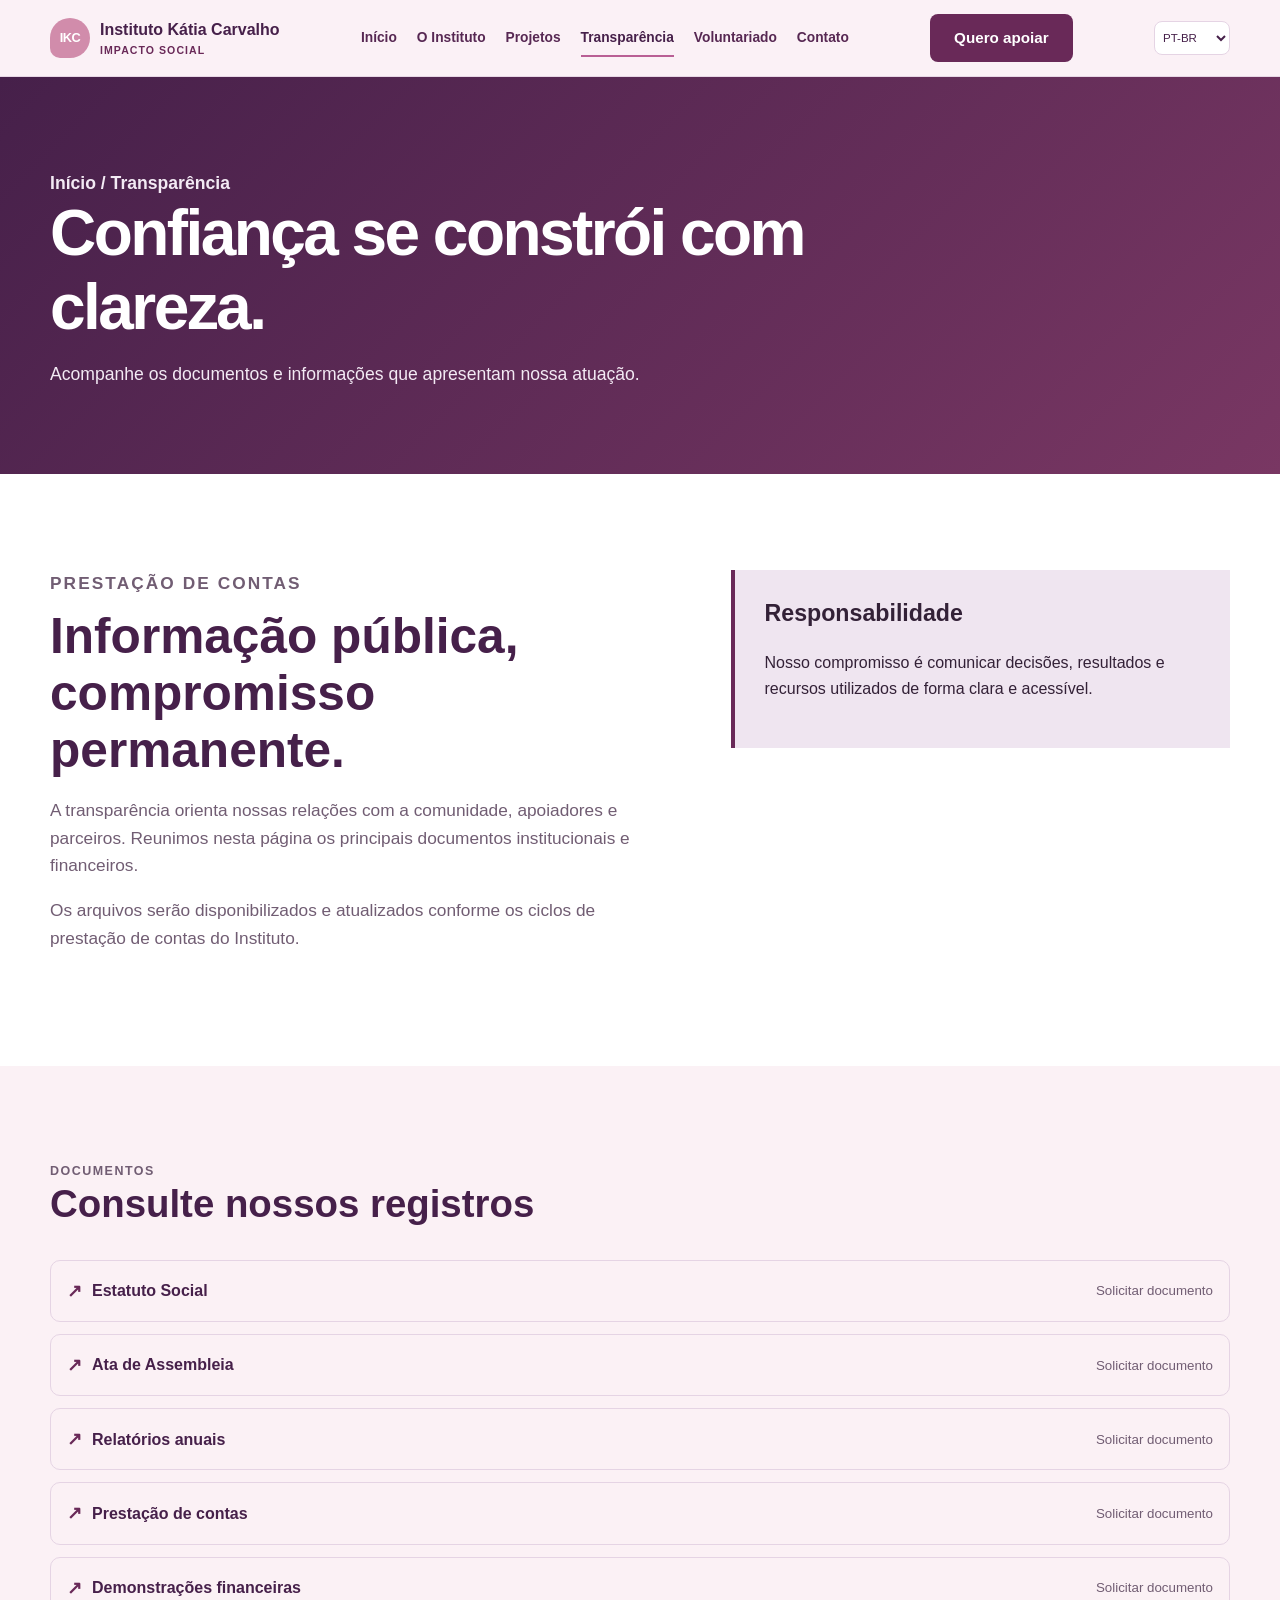
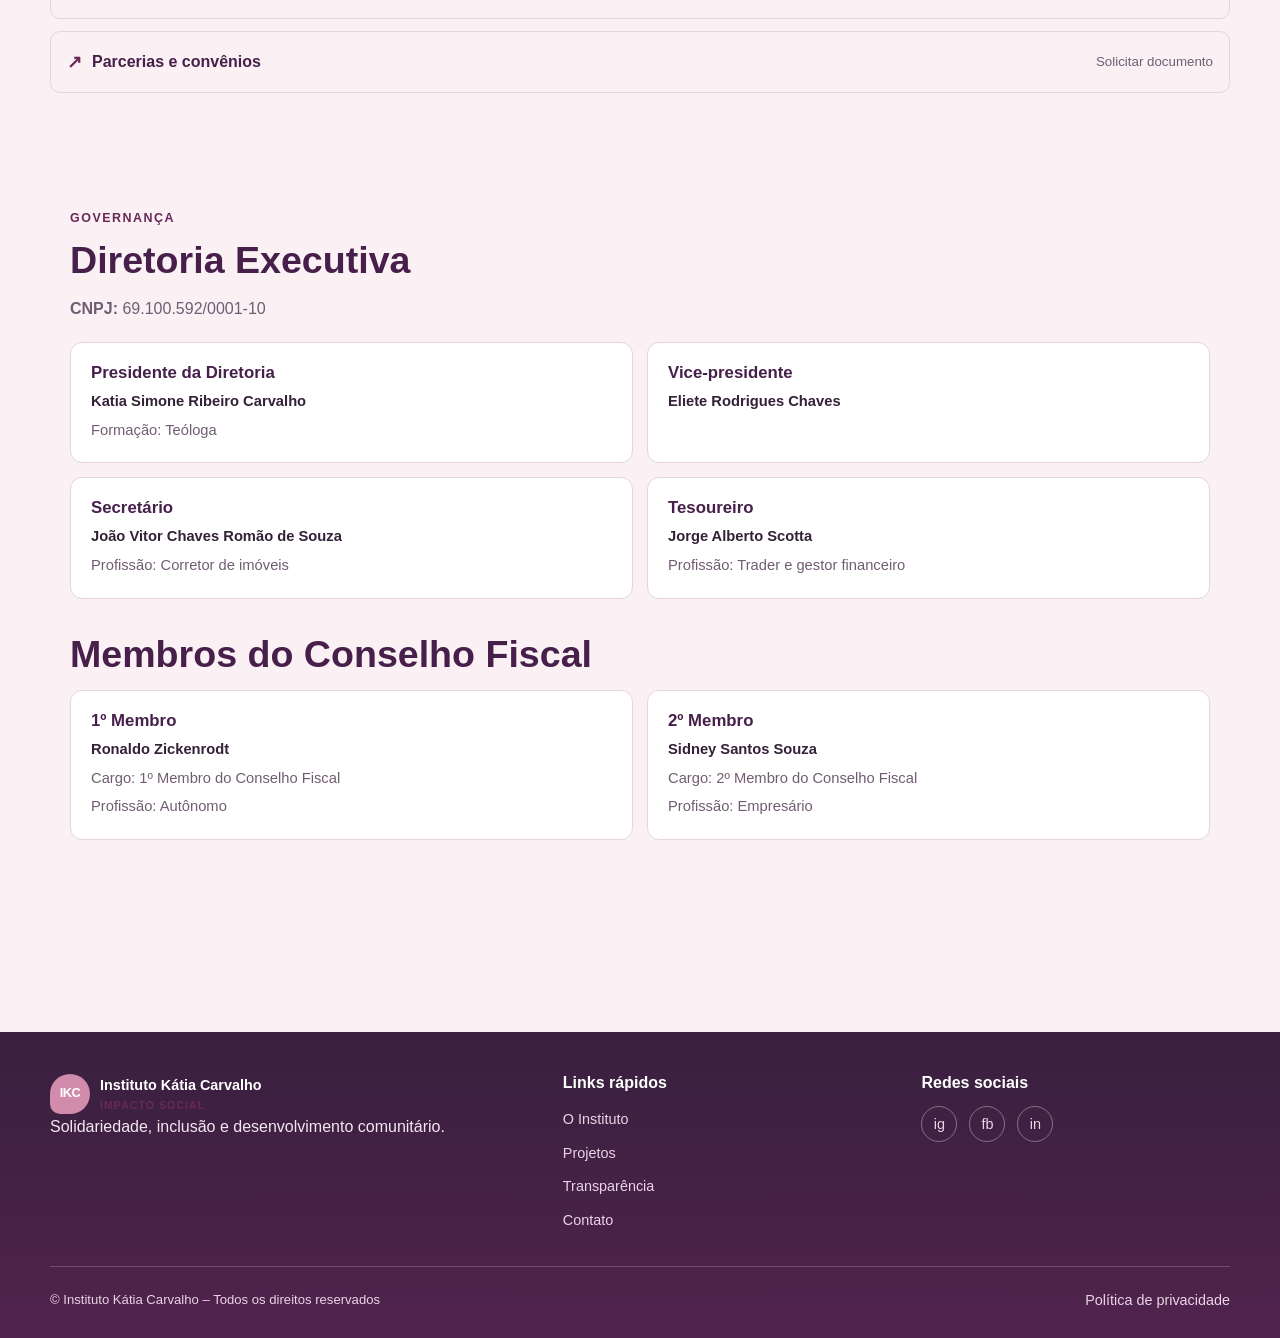
<file: transparencia.html>
<!DOCTYPE html>
<html lang="pt-BR">
<head><meta charset="UTF-8"><meta name="viewport" content="width=device-width, initial-scale=1.0"><meta name="description" content="Transparência e documentos do Instituto Katia Carvalho."><title>Transparência | Instituto Katia Carvalho</title><link rel="stylesheet" href="style.css"></head>
<body>
  <!-- Cabeçalho multipágina -->
  <header><div class="container nav-wrap"><a class="brand" href="index.html" aria-label="Instituto Katia Carvalho, início"><span class="brand-mark">IKC</span><span>Instituto Katia Carvalho<small>Impacto social</small></span></a><button class="menu-toggle" type="button" aria-label="Abrir menu" aria-expanded="false">☰</button><nav aria-label="Navegação principal"><a href="index.html">Início</a><a href="instituto.html">O Instituto</a><a href="projetos.html">Projetos</a><a href="transparencia.html">Transparência</a><a href="voluntariado.html">Voluntariado</a><a href="contato.html">Contato</a></nav><a class="button button-primary" href="contato.html">Quero apoiar</a></div></header>
  <main><section class="page-hero"><div class="container"><p class="breadcrumb">Início / Transparência</p><h1>Confiança se constrói com clareza.</h1><p>Acompanhe os documentos e informações que apresentam nossa atuação.</p></div></section><section><div class="container content-grid"><div class="content-copy"><p class="eyebrow">Prestação de contas</p><h2>Informação pública, compromisso permanente.</h2><p>A transparência orienta nossas relações com a comunidade, apoiadores e parceiros. Reunimos nesta página os principais documentos institucionais e financeiros.</p><p>Os arquivos serão disponibilizados e atualizados conforme os ciclos de prestação de contas do Instituto.</p></div><aside class="info-panel"><h3>Responsabilidade</h3><p>Nosso compromisso é comunicar decisões, resultados e recursos utilizados de forma clara e acessível.</p></aside></div></section><section class="about"><div class="container"><div class="page-section-title"><p class="eyebrow">Documentos</p><h2>Consulte nossos registros</h2></div><div class="document-list single-column"><a href="contato.html">Estatuto Social <small>Solicitar documento</small></a><a href="contato.html">Ata de Assembleia <small>Solicitar documento</small></a><a href="contato.html">Relatórios anuais <small>Solicitar documento</small></a><a href="contato.html">Prestação de contas <small>Solicitar documento</small></a><a href="contato.html">Demonstrações financeiras <small>Solicitar documento</small></a><a href="contato.html">Parcerias e convênios <small>Solicitar documento</small></a></div>
  <section><div class="container governance-block"><p class="eyebrow">Governança</p><h2>Diretoria Executiva</h2><p class="organization-id"><strong>CNPJ:</strong> 69.100.592/0001-10</p><div class="governance-grid"><article class="governance-card"><h3>Presidente da Diretoria</h3><p class="governance-name">Katia Simone Ribeiro Carvalho</p><p>Formação: Teóloga</p></article><article class="governance-card"><h3>Vice-presidente</h3><p class="governance-name">Eliete Rodrigues Chaves</p></article><article class="governance-card"><h3>Secretário</h3><p class="governance-name">João Vitor Chaves Romão de Souza</p><p>Profissão: Corretor de imóveis</p></article><article class="governance-card"><h3>Tesoureiro</h3><p class="governance-name">Jorge Alberto Scotta</p><p>Profissão: Trader e gestor financeiro</p></article></div><h2 class="fiscal-title">Membros do Conselho Fiscal</h2><div class="governance-grid fiscal-grid"><article class="governance-card"><h3>1º Membro</h3><p class="governance-name">Ronaldo Zickenrodt</p><p>Cargo: 1º Membro do Conselho Fiscal</p><p>Profissão: Autônomo</p></article><article class="governance-card"><h3>2º Membro</h3><p class="governance-name">Sidney Santos Souza</p><p>Cargo: 2º Membro do Conselho Fiscal</p><p>Profissão: Empresário</p></article></div></div></section></main>
  <footer><div class="container footer-grid"><div><a class="brand" href="index.html"><span class="brand-mark">IKC</span><span>Instituto Katia Carvalho<small>Impacto social</small></span></a><p>Solidariedade, inclusão e desenvolvimento comunitário.</p></div><div><h3>Links rápidos</h3><ul><li><a href="instituto.html">O Instituto</a></li><li><a href="projetos.html">Projetos</a></li><li><a href="transparencia.html">Transparência</a></li><li><a href="contato.html">Contato</a></li></ul></div><div><h3>Redes sociais</h3><div class="socials"><a href="contato.html" aria-label="Instagram">ig</a><a href="contato.html" aria-label="Facebook">fb</a><a href="contato.html" aria-label="LinkedIn">in</a></div></div></div><div class="container copyright"><span>© Instituto Katia Carvalho – Todos os direitos reservados</span><a href="contato.html">Política de privacidade</a></div></footer>
  <script>const menuButton=document.querySelector('.menu-toggle');const navigation=document.querySelector('nav');menuButton.addEventListener('click',()=>navigation.classList.toggle('open'));</script>
  <script src="translations.js"></script>
</body></html>
</file>
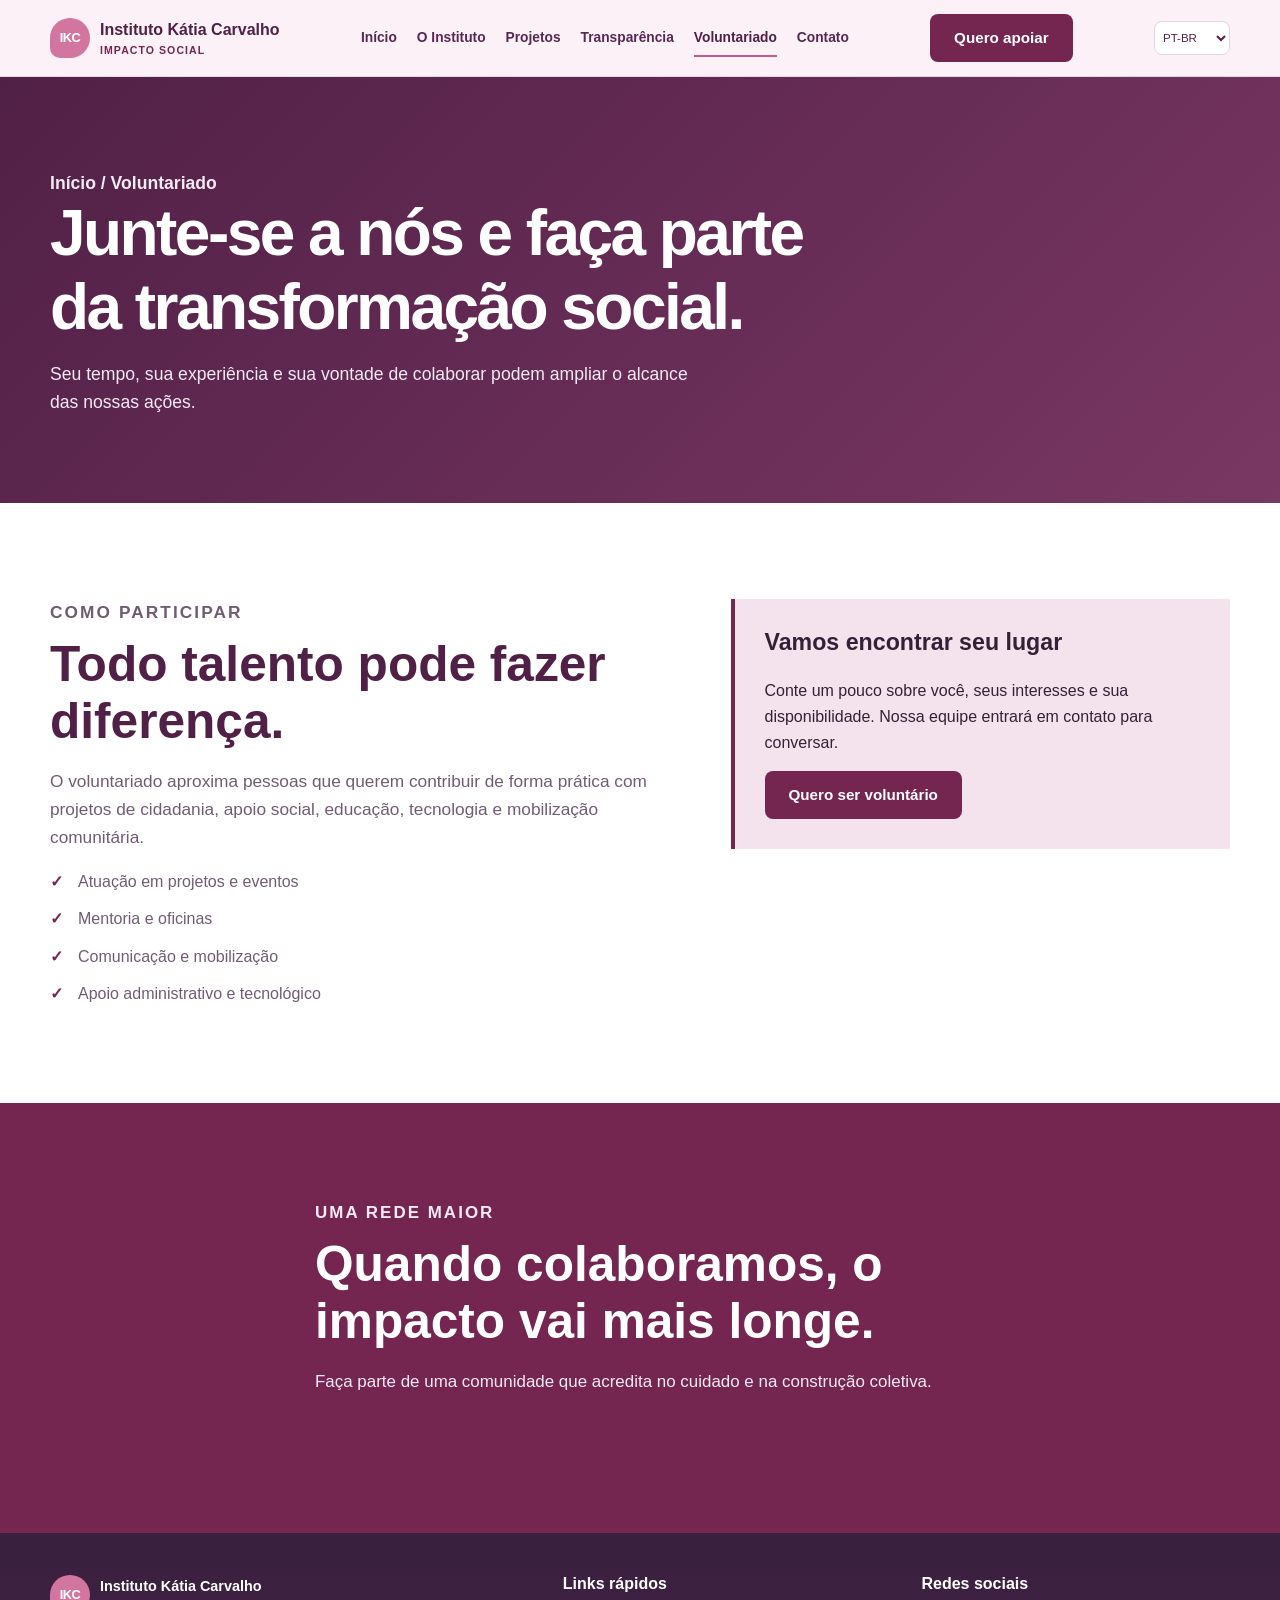
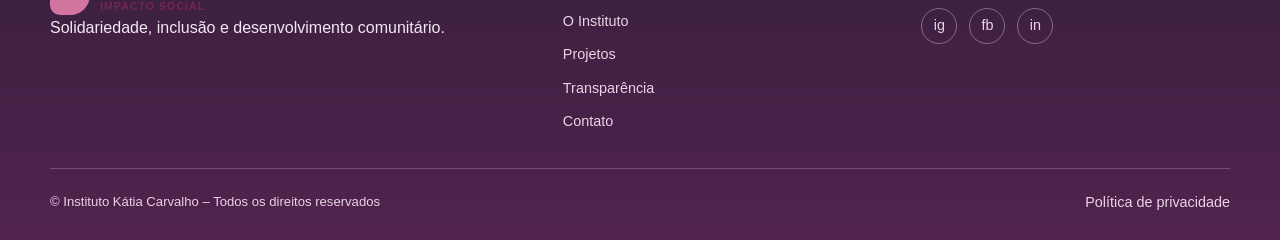
<file: voluntariado.html>
<!DOCTYPE html>
<html lang="pt-BR">
<head><meta charset="UTF-8"><meta name="viewport" content="width=device-width, initial-scale=1.0"><meta name="description" content="Seja voluntário do Instituto Katia Carvalho."><title>Voluntariado | Instituto Katia Carvalho</title><link rel="stylesheet" href="style.css"></head>
<body>
  <!-- Cabeçalho multipágina -->
  <header><div class="container nav-wrap"><a class="brand" href="index.html" aria-label="Instituto Katia Carvalho, início"><span class="brand-mark">IKC</span><span>Instituto Katia Carvalho<small>Impacto social</small></span></a><button class="menu-toggle" type="button" aria-label="Abrir menu" aria-expanded="false">☰</button><nav aria-label="Navegação principal"><a href="index.html">Início</a><a href="instituto.html">O Instituto</a><a href="projetos.html">Projetos</a><a href="transparencia.html">Transparência</a><a href="voluntariado.html">Voluntariado</a><a href="contato.html">Contato</a></nav><a class="button button-primary" href="contato.html">Quero apoiar</a></div></header>
  <main><section class="page-hero"><div class="container"><p class="breadcrumb">Início / Voluntariado</p><h1>Junte-se a nós e faça parte da transformação social.</h1><p>Seu tempo, sua experiência e sua vontade de colaborar podem ampliar o alcance das nossas ações.</p></div></section><section><div class="container content-grid"><div class="content-copy"><p class="eyebrow">Como participar</p><h2>Todo talento pode fazer diferença.</h2><p>O voluntariado aproxima pessoas que querem contribuir de forma prática com projetos de cidadania, apoio social, educação, tecnologia e mobilização comunitária.</p><ul class="check-list"><li>Atuação em projetos e eventos</li><li>Mentoria e oficinas</li><li>Comunicação e mobilização</li><li>Apoio administrativo e tecnológico</li></ul></div><aside class="info-panel"><h3>Vamos encontrar seu lugar</h3><p>Conte um pouco sobre você, seus interesses e sua disponibilidade. Nossa equipe entrará em contato para conversar.</p><a class="button button-primary" href="contato.html">Quero ser voluntário</a></aside></div></section><section class="volunteer-callout"><div class="container section-heading"><p class="eyebrow">Uma rede maior</p><h2>Quando colaboramos, o impacto vai mais longe.</h2><p>Faça parte de uma comunidade que acredita no cuidado e na construção coletiva.</p></div></section></main>
  <footer><div class="container footer-grid"><div><a class="brand" href="index.html"><span class="brand-mark">IKC</span><span>Instituto Katia Carvalho<small>Impacto social</small></span></a><p>Solidariedade, inclusão e desenvolvimento comunitário.</p></div><div><h3>Links rápidos</h3><ul><li><a href="instituto.html">O Instituto</a></li><li><a href="projetos.html">Projetos</a></li><li><a href="transparencia.html">Transparência</a></li><li><a href="contato.html">Contato</a></li></ul></div><div><h3>Redes sociais</h3><div class="socials"><a href="contato.html" aria-label="Instagram">ig</a><a href="contato.html" aria-label="Facebook">fb</a><a href="contato.html" aria-label="LinkedIn">in</a></div></div></div><div class="container copyright"><span>© Instituto Katia Carvalho – Todos os direitos reservados</span><a href="contato.html">Política de privacidade</a></div></footer>
  <script>const menuButton=document.querySelector('.menu-toggle');const navigation=document.querySelector('nav');menuButton.addEventListener('click',()=>navigation.classList.toggle('open'));</script>
  <script src="translations.js"></script>
</body></html>
</file>
<file: style.css>
.language-select { flex: 0 0 76px; width: 76px; min-height: 34px; padding: 0 4px; color: var(--navy); border: 1px solid var(--line); border-radius: 8px; background: var(--white); font: inherit; font-size: .72rem; cursor: pointer; }
/* ==================== Base e variáveis ==================== */
:root {
  --navy: #48204e;
  --blue: #ce78a0;
  --blue-soft: #fbf1f6;
  --green: #c05c8d;
  --green-dark: #74285f;
  --mint: #f1e6f0;
  --ink: #332137;
  --muted: #715d73;
  --white: #ffffff;
  --line: #e5d4e4;
  --shadow: 0 18px 40px rgba(72, 32, 78, 0.14);
  --radius: 18px;
  --max-width: 1180px;
}

body[data-page="about"] { --navy: #47224f; --blue: #bd7c9d; --blue-soft: #f8f0f5; --green: #b76496; --green-dark: #732855; --mint: #f0e8f2; }
body[data-page="projects"] { --navy: #3f204f; --blue: #cf6f9c; --blue-soft: #fbeef4; --green: #c05286; --green-dark: #702653; --mint: #f2e6ef; }
body[data-page="transparency"] { --navy: #46204a; --blue: #d18cab; --blue-soft: #fbf1f5; --green: #b95f95; --green-dark: #692958; --mint: #efe5f0; }
body[data-page="volunteer"] { --navy: #512047; --blue: #d276a0; --blue-soft: #fbf0f5; --green: #c4578a; --green-dark: #742650; --mint: #f4e3ec; }
body[data-page="contact"] { --navy: #4d2056; --blue: #cb7ca3; --blue-soft: #faf0f5; --green: #ba5e8a; --green-dark: #6d285a; --mint: #f0e4ee; }
body[data-page="omega"] { --navy: #3f1a50; --blue: #c46491; --blue-soft: #f8edf4; --green: #b54f82; --green-dark: #682251; --mint: #efe5f2; }
body[data-page="juntos"] { --navy: #512340; --blue: #d183a8; --blue-soft: #fbf0f4; --green: #c15c8c; --green-dark: #76264f; --mint: #f3e4ec; }
body[data-page="home-alt"] { --navy: #43264d; --blue: #c779a0; --blue-soft: #f9eff5; --green: #bd5f91; --green-dark: #6e2d5b; --mint: #f0e6f0; }

* { box-sizing: border-box; }
html { scroll-behavior: smooth; }
body {
  margin: 0;
  color: var(--ink);
  background: var(--white);
  font-family: Arial, sans-serif;
  line-height: 1.6;
}
img { display: block; max-width: 100%; }
a { color: inherit; text-decoration: none; }
a:focus-visible, button:focus-visible {
  outline: 3px solid #e174a8;
  outline-offset: 3px;
}
.container { width: min(var(--max-width), calc(100% - 40px)); margin: 0 auto; }

/* ==================== Componentes reutilizáveis ==================== */
.eyebrow {
  margin: 0 0 10px;
  color: var(--green-dark);
  font-size: .78rem;
  font-weight: 700;
  letter-spacing: .12em;
  text-transform: uppercase;
}
h1, h2, h3, p { margin-top: 0; }
h1, h2, h3 { line-height: 1.15; }
h2 { color: var(--navy); font-size: clamp(2rem, 4vw, 3.1rem); margin-bottom: 18px; }
.section-heading { max-width: 650px; margin-bottom: 42px; }
.section-heading p { color: var(--muted); font-size: 1.06rem; }
.button {
  display: inline-flex;
  align-items: center;
  justify-content: center;
  min-height: 48px;
  padding: 0 22px;
  border: 2px solid transparent;
  border-radius: 8px;
  font-size: .95rem;
  font-weight: 700;
  transition: transform .2s ease, background-color .2s ease, border-color .2s ease;
}
.button:hover { transform: translateY(-2px); }
.button-primary { color: var(--white); background: var(--green-dark); }
.button-primary:hover { background: #5d204f; }
.button-light { color: var(--navy); background: var(--white); }
.button-outline { color: var(--white); border-color: rgba(255,255,255,.65); }
.button-outline:hover { background: rgba(255,255,255,.12); }

/* ==================== Header e navegação ==================== */
header {
  position: sticky;
  z-index: 10;
  top: 0;
  color: var(--navy);
  background: rgba(251, 241, 246, .96);
  border-bottom: 1px solid rgba(229, 212, 228, .9);
  backdrop-filter: blur(10px);
}
.nav-wrap { display: flex; align-items: center; justify-content: space-between; min-height: 76px; gap: 24px; }
.brand { display: flex; align-items: center; gap: 10px; font-weight: 800; white-space: nowrap; }
header h1.brand { max-width: 280px; margin: 0; font-size: .95rem; line-height: 1.2; letter-spacing: 0; white-space: normal; }
.brand-logo { width: 176px; height: 62px; object-fit: cover; object-position: center; border-radius: 6px; }
.brand-mark {
  display: grid;
  width: 40px;
  height: 40px;
  place-items: center;
  color: var(--white);
  background: var(--blue);
  border-radius: 50% 50% 50% 10px;
  font-size: .8rem;
  letter-spacing: -.04em;
}
.brand small { display: block; color: var(--green-dark); font-size: .66rem; letter-spacing: .1em; text-transform: uppercase; }
nav { display: flex; align-items: center; gap: 20px; }
nav a { display: block; padding: 8px 0 6px; color: #572853; border-bottom: 2px solid transparent; font-size: .86rem; font-weight: 700; }
nav a:hover { color: var(--green); }
nav a.is-active { color: var(--navy); border-bottom-color: var(--green); }
.menu-toggle { display: none; padding: 8px; color: var(--navy); background: transparent; border: 0; font-size: 1.5rem; cursor: pointer; }
.language-select { flex: 0 0 76px; width: 76px; min-height: 34px; padding: 0 4px; color: var(--navy); border: 1px solid var(--line); border-radius: 8px; background: var(--white); font: inherit; font-size: .72rem; cursor: pointer; }

/* ==================== Hero ==================== */
.hero {
  min-height: 610px;
  display: flex;
  align-items: center;
  color: var(--white);
  background: linear-gradient(90deg, rgba(59, 24, 67, .94) 0%, rgba(103, 35, 82, .72) 48%, rgba(190, 74, 128, .24) 100%), url('https://images.unsplash.com/photo-1488521787991-ed7bbaae773c?auto=format&fit=crop&w=1800&q=85') center/cover;
}
.hero-content { max-width: 710px; padding: 86px 0 100px; }
.hero .eyebrow { color: #f5d5e7; }
h1 { max-width: 700px; margin-bottom: 24px; font-size: clamp(2.8rem, 6vw, 5.25rem); letter-spacing: -.04em; }
.hero p { max-width: 590px; margin-bottom: 32px; color: #f8edf5; font-size: clamp(1.05rem, 2vw, 1.25rem); }
.hero-actions { display: flex; flex-wrap: wrap; gap: 12px; }

/* ==================== Seções de conteúdo ==================== */
section { padding: 96px 0; }
.about { background: var(--blue-soft); }
.about-grid { display: grid; grid-template-columns: .85fr 1.15fr; align-items: center; gap: 80px; }
.about-stat { padding: 30px; color: var(--white); background: var(--navy); border-radius: var(--radius); box-shadow: var(--shadow); }
.about-stat strong { display: block; color: #f3cce0; font-size: 3.8rem; line-height: 1; }
.about-stat p { margin: 12px 0 0; color: #f3eaf4; }
.about-copy p { color: var(--muted); font-size: 1.12rem; }

.areas-grid { display: grid; grid-template-columns: repeat(4, 1fr); gap: 14px; }
.area-card { min-height: 144px; padding: 22px 18px; border: 1px solid var(--line); border-radius: var(--radius); background: var(--white); transition: transform .2s ease, box-shadow .2s ease; }
.area-card:hover { transform: translateY(-4px); box-shadow: var(--shadow); }
.area-icon { display: block; margin-bottom: 13px; font-size: 1.8rem; }
.area-card h3 { margin-bottom: 0; font-size: .98rem; }

.projects { background: var(--mint); }
.projects-grid { display: grid; grid-template-columns: repeat(3, 1fr); gap: 22px; }
.project-card { overflow: hidden; background: var(--white); border-radius: var(--radius); box-shadow: 0 8px 20px rgba(72,32,78,.09); }
.project-card img { width: 100%; height: 205px; object-fit: cover; }
.project-content { padding: 24px; }
.project-content h3 { color: var(--navy); font-size: 1.3rem; }
.project-content p { color: var(--muted); font-size: .95rem; }
.project-content a { color: var(--green-dark); font-weight: 700; }

.transparency-grid { display: grid; grid-template-columns: 1fr 1fr; gap: 60px; align-items: start; }
.document-list { display: grid; grid-template-columns: 1fr 1fr; gap: 12px; }
.document-list a { display: flex; align-items: center; gap: 10px; padding: 16px; color: var(--navy); border: 1px solid var(--line); border-radius: 10px; font-weight: 700; }
.document-list a::before { content: "\2197"; color: var(--green-dark); font-size: 1.1rem; }
.document-list a:hover { border-color: var(--green); background: var(--mint); }
.governance-block { grid-column: 1 / -1; padding-top: 20px; }
.governance-block > h2 { margin-bottom: 14px; font-size: clamp(1.7rem, 3vw, 2.35rem); }
.organization-id { margin: 0 0 20px; color: var(--muted); }
.governance-grid { display: grid; grid-template-columns: repeat(2, minmax(0, 1fr)); gap: 14px; }
.governance-card { padding: 20px; border: 1px solid var(--line); border-radius: 12px; background: var(--white); }
.governance-card h3 { margin-bottom: 8px; color: var(--navy); font-size: 1.05rem; }
.governance-card p { margin: 5px 0 0; color: var(--muted); font-size: .92rem; }
.governance-card .governance-name { color: var(--ink); font-weight: 700; }
.governance-block > .fiscal-title { margin-top: 34px; }

.tech { color: var(--white); background: var(--navy); }
.tech h2, .tech .eyebrow { color: var(--white); }
.tech .eyebrow { color: #f3cfe1; }
.tech-grid { display: grid; grid-template-columns: .9fr 1.1fr; gap: 80px; align-items: center; }
.tech p { color: #f0e7f3; font-size: 1.1rem; }
.tech-list { display: grid; grid-template-columns: 1fr 1fr; gap: 12px; margin: 0; padding: 0; list-style: none; }
.tech-list li { padding: 17px 18px; color: #f5eaf3; border-left: 3px solid var(--green); background: rgba(255,255,255,.08); }

.volunteer { text-align: center; background: var(--blue-soft); }
.volunteer .section-heading { max-width: 680px; margin: 0 auto 28px; }
.volunteer h2 { margin-bottom: 12px; }

.contact-grid { display: grid; grid-template-columns: 1fr 1fr; gap: 70px; }
.contact-details { display: grid; gap: 18px; }
.contact-item { display: flex; gap: 14px; align-items: flex-start; }
.contact-item > div { min-width: 0; overflow-wrap: anywhere; }
.contact-item b { display: block; color: var(--navy); }
.contact-item span { color: var(--muted); }
.contact-icon { flex: 0 0 40px; display: grid; width: 40px; height: 40px; place-items: center; color: var(--green-dark); background: var(--mint); border-radius: 50%; }
.contact-note { padding: 30px; color: var(--white); background: var(--green-dark); border-radius: var(--radius); }
.contact-note p { color: #f4eaf4; }
.donation-panel { min-width: 0; padding: 30px; border: 1px solid var(--line); border-top: 4px solid var(--blue); border-radius: var(--radius); background: var(--blue-soft); }
.donation-panel h2 { margin-bottom: 14px; font-size: clamp(1.8rem, 3vw, 2.5rem); }
.donation-panel > p:not(.eyebrow):not(.copy-status) { color: var(--muted); }
.bank-details { display: grid; grid-template-columns: repeat(2, minmax(0, 1fr)); gap: 10px; margin: 22px 0; }
.bank-details > div { min-width: 0; padding: 13px; border: 1px solid var(--line); border-radius: 8px; background: var(--white); }
.bank-details dt { color: var(--muted); font-size: .8rem; }
.bank-details dd { margin: 2px 0 0; color: var(--navy); font-weight: 700; overflow-wrap: anywhere; }
.copy-status { min-height: 1.4em; margin: 10px 0 0; color: var(--green-dark); font-size: .88rem; }

/* ==================== Rodapé ==================== */
footer { padding: 42px 0 26px; color: #f3e8f2; background: linear-gradient(180deg, #38203e, #51234e); }
.footer-grid { display: grid; grid-template-columns: 1.5fr 1fr 1fr; gap: 50px; padding-bottom: 34px; }
footer .brand { color: var(--white); }
footer h3 { margin-bottom: 14px; color: var(--white); font-size: 1rem; }
footer ul { display: grid; gap: 8px; margin: 0; padding: 0; list-style: none; }
footer a { color: #ead4e5; font-size: .9rem; }
footer a:hover { color: var(--white); }
.socials { display: flex; gap: 12px; }
.socials a { display: grid; width: 36px; height: 36px; place-items: center; border: 1px solid rgba(255,255,255,.35); border-radius: 50%; }
.copyright { display: flex; justify-content: space-between; gap: 18px; padding-top: 22px; border-top: 1px solid rgba(255,255,255,.2); color: #ead4e5; font-size: .82rem; }

/* ==================== Responsividade ==================== */
@media (max-width: 960px) {
  nav { gap: 12px; }
  nav a { font-size: .78rem; }
  .areas-grid { grid-template-columns: repeat(3, 1fr); }
  .about-grid, .tech-grid { gap: 40px; }
}
@media (max-width: 760px) {
  .container { width: min(var(--max-width), calc(100% - 28px)); }
  .nav-wrap { min-height: 68px; gap: 10px; }
  .menu-toggle { display: block; }
  nav { position: absolute; top: 68px; right: 14px; left: 14px; display: none; padding: 18px; flex-direction: column; align-items: stretch; background: var(--blue-soft); border: 1px solid var(--line); border-radius: 12px; box-shadow: var(--shadow); }
  nav.open { display: flex; }
  nav a { padding: 8px; }
  header .button { display: none; }
  section { padding: 68px 0; }
  .hero { min-height: 600px; }
  .hero-content { padding: 70px 0; }
  .about-grid, .tech-grid, .transparency-grid, .contact-grid { grid-template-columns: 1fr; gap: 34px; }
  .governance-block { grid-column: auto; }
  .areas-grid, .projects-grid { grid-template-columns: repeat(2, 1fr); }
  .document-list, .tech-list { grid-template-columns: 1fr; }
  .footer-grid { grid-template-columns: 1fr 1fr; gap: 32px; }
  .footer-grid > :first-child { grid-column: 1 / -1; }
  .copyright { flex-direction: column; }
}
@media (max-width: 440px) {
  h1 { font-size: 2.75rem; }
  .hero h1 { font-size: 2.25rem; }
  .brand { max-width: 142px; font-size: .82rem; white-space: normal; }
  header h1.brand { max-width: 142px; font-size: .82rem; }
  .brand small { font-size: .58rem; }
  .language-select { flex-basis: 76px; font-size: .68rem; }
  .governance-grid { grid-template-columns: 1fr; }
  .areas-grid, .projects-grid { grid-template-columns: 1fr; }
  .hero-actions .button { width: 100%; }
  .footer-grid { grid-template-columns: 1fr; }
  .footer-grid > :first-child { grid-column: auto; }
  .bank-details { grid-template-columns: 1fr; }
}

.nav-wrap { min-width: 0; max-width: 100%; }
.nav-wrap > * { min-width: 0; }
nav { box-sizing: border-box; max-width: 100%; }

@media (max-width: 1000px) {
  .nav-wrap { gap: 10px; }
  .menu-toggle { display: block; flex: 0 0 auto; }
  header .nav-wrap > .button { display: none; }
  nav {
    position: absolute;
    top: 100%;
    right: 14px;
    left: 14px;
    display: none;
    width: auto;
    max-width: calc(100vw - 28px);
    max-height: calc(100vh - 90px);
    overflow-x: hidden;
    overflow-y: auto;
    padding: 18px;
    flex-direction: column;
    align-items: stretch;
    background: var(--blue-soft);
    border: 1px solid var(--line);
    border-radius: 12px;
    box-shadow: var(--shadow);
  }
  nav.open { display: flex; }
  nav a { max-width: 100%; overflow-wrap: anywhere; }
}

/* ==================== Páginas internas ==================== */
.page-hero { padding: 92px 0 86px; color: var(--white); background: linear-gradient(135deg, var(--navy), #793763); }
.page-hero h1 { max-width: 760px; margin-bottom: 16px; font-size: clamp(2.6rem, 5vw, 4.6rem); }
.page-hero p { max-width: 650px; margin: 0; color: #f3eaf4; font-size: 1.1rem; }
.breadcrumb { margin-bottom: 22px; color: #f0cfe1; font-size: .82rem; font-weight: 700; }
.content-grid { display: grid; grid-template-columns: 1.1fr .9fr; gap: 70px; align-items: start; }
.content-copy p { color: var(--muted); font-size: 1.08rem; }
.info-panel { padding: 30px; background: var(--mint); border-left: 4px solid var(--green-dark); }
.info-panel h2, .info-panel h3 { margin-top: 0; font-size: 1.45rem; }
.check-list { display: grid; gap: 12px; margin: 0; padding: 0; list-style: none; }
.check-list li { padding-left: 28px; color: var(--muted); position: relative; }
.check-list li::before { content: '✓'; position: absolute; left: 0; color: var(--green-dark); font-weight: 700; }
.page-section-title { margin-bottom: 34px; }
.page-section-title h2 { margin-bottom: 8px; font-size: clamp(1.8rem, 3vw, 2.5rem); }
.page-section-title p { margin: 0; color: var(--muted); }
.project-card.featured { display: grid; grid-template-columns: .9fr 1.1fr; }
.project-card.featured img { height: 100%; min-height: 250px; }
.project-list { display: grid; gap: 24px; }
.document-list.single-column { grid-template-columns: 1fr; }
.document-list a small { display: block; margin-left: auto; color: var(--muted); font-weight: 400; }
.volunteer-callout { color: var(--white); background: var(--green-dark); }
.volunteer-callout h2 { color: var(--white); }
.volunteer-callout p { color: #f4eaf4; }
.contact-form { display: grid; gap: 16px; padding: 30px; border: 1px solid var(--line); border-radius: var(--radius); }
.contact-form label { display: grid; gap: 6px; color: var(--navy); font-weight: 700; }
.contact-form input, .contact-form textarea, .contact-form select { width: 100%; padding: 13px 14px; color: var(--ink); border: 1px solid var(--line); border-radius: 8px; background: var(--white); font: inherit; }
.contact-form textarea { min-height: 130px; resize: vertical; }
.contact-form .button { justify-self: start; cursor: pointer; }
.form-note { margin: 0; color: var(--muted); font-size: .82rem; font-weight: 400; }
.numbers-grid { display: grid; grid-template-columns: repeat(3, 1fr); gap: 14px; }
.number-card { padding: 24px; border: 1px solid var(--line); border-radius: var(--radius); }
.number-card strong { display: block; color: var(--green-dark); font-size: 2.3rem; }
.number-card span { color: var(--muted); font-size: .9rem; }

/* ==================== Detalhes dos projetos ==================== */
.omega-hero { min-height: 570px; display: flex; align-items: center; padding: 82px 0; color: var(--white); background: linear-gradient(90deg, rgba(58,24,69,.94), rgba(103,35,82,.67) 58%, rgba(190,74,128,.24)), url('https://images.unsplash.com/photo-1485827404703-89b55fcc595e?auto=format&fit=crop&w=1800&q=85') center/cover; }
.omega-hero-content { max-width: 850px; }
.omega-hero .breadcrumb { color: #f3eaf4; }
.omega-hero .eyebrow { color: #f3cfe1; }
.omega-hero h1 { max-width: 850px; margin-bottom: 14px; font-size: clamp(2.8rem, 5.8vw, 5rem); }
.omega-hero .omega-subtitle { max-width: 780px; color: #f4eaf4; font-size: 1.25rem; font-weight: 700; }
.omega-hero-content > p:not(.breadcrumb):not(.eyebrow):not(.omega-subtitle) { max-width: 680px; color: #f3eaf4; font-size: 1.08rem; }
.omega-facts { padding: 0; color: var(--white); background: var(--navy); }
.omega-facts-grid { display: grid; grid-template-columns: repeat(4, minmax(0, 1fr)); }
.omega-facts-grid article { min-width: 0; padding: 24px 18px; border-right: 1px solid rgba(255,255,255,.18); }
.omega-facts-grid article:first-child { padding-left: 0; }
.omega-facts-grid article:last-child { border: 0; }
.omega-facts strong, .omega-facts span { display: block; }
.omega-facts strong { color: #f3cfe1; font-size: clamp(1.5rem, 2.7vw, 2.2rem); line-height: 1.1; }
.omega-facts span { margin-top: 6px; color: #f0e7f3; font-size: .88rem; }
.omega-intro-grid { display: grid; grid-template-columns: 1fr 1fr; gap: 60px; align-items: start; }
.omega-intro-grid h2 { font-size: clamp(1.8rem, 3vw, 2.5rem); }
.omega-pillars-grid { display: grid; grid-template-columns: repeat(4, minmax(0, 1fr)); gap: 12px; margin-top: 36px; }
.omega-pillar { min-width: 0; padding: 17px; border-top: 3px solid var(--blue); background: var(--blue-soft); }
.omega-pillar span, .omega-pillar h3 { display: block; }
.omega-pillar span { margin-bottom: 12px; color: var(--green-dark); font-size: .75rem; font-weight: 700; }
.omega-pillar h3 { margin: 0; color: var(--navy); font-size: .95rem; }
.challenge-grid { display: grid; grid-template-columns: repeat(3, minmax(0, 1fr)); gap: 16px; }
.challenge-item { min-width: 0; padding: 24px; border: 1px solid var(--line); background: var(--white); }
.challenge-index { display: block; margin-bottom: 24px; color: var(--blue); font-size: 1.6rem; font-weight: 800; }
.challenge-item h3 { color: var(--navy); }
.challenge-item p { margin: 0; color: var(--muted); }
.omega-goals-grid { display: grid; grid-template-columns: 1fr 1fr; gap: 64px; }
.omega-goal-primary { padding: 28px; color: var(--white); background: var(--navy); }
.omega-goal-primary .eyebrow, .omega-goal-primary h2 { color: var(--white); }
.omega-goal-primary h2 { margin: 0; font-size: clamp(1.7rem, 2.8vw, 2.35rem); }
.audience-grid { display: grid; grid-template-columns: repeat(5, minmax(0, 1fr)); gap: 12px; }
.audience-grid article { min-width: 0; padding: 18px; border-left: 3px solid var(--green); background: var(--white); }
.audience-grid strong { color: var(--green-dark); font-size: 1.9rem; }
.audience-grid h3 { margin: 7px 0 0; font-size: .92rem; }
.fronts-grid { display: grid; grid-template-columns: repeat(5, minmax(0, 1fr)); gap: 12px; }
.fronts-grid article { min-width: 0; min-height: 185px; padding: 20px; color: var(--white); background: var(--navy); }
.fronts-grid article:nth-child(even) { background: var(--green-dark); }
.fronts-grid span { display: block; margin-bottom: 20px; color: #f3cfe1; font-size: .78rem; font-weight: 700; }
.fronts-grid h3 { color: var(--white); font-size: 1rem; }
.fronts-grid p { margin: 0; color: #f3eaf4; font-size: .9rem; }
.facility-grid { display: grid; grid-template-columns: .9fr 1.1fr; gap: 70px; align-items: center; }
.facility-grid h2 { color: var(--white); }
.facility-grid .eyebrow { color: #f3cfe1; }
.facility-grid > div > p:last-child { color: #f0e7f3; }
.facility-list { display: grid; gap: 10px; margin: 0; padding: 0; list-style: none; }
.facility-list li { padding: 15px 18px; color: var(--white); border-left: 3px solid var(--blue); background: rgba(255,255,255,.09); }
.learning-grid { display: grid; grid-template-columns: repeat(4, minmax(0, 1fr)); gap: 12px; }
.learning-grid article { min-width: 0; padding: 20px; border: 1px solid var(--line); }
.learning-icon { display: grid; width: 40px; height: 40px; margin-bottom: 24px; place-items: center; color: var(--white); border-radius: 50%; background: var(--green-dark); font-size: .75rem; font-weight: 700; }
.learning-grid h3 { font-size: 1rem; }
.learning-grid p { margin: 0; color: var(--muted); font-size: .9rem; }
.equipment-band { margin-top: 38px; padding-top: 26px; border-top: 1px solid var(--line); }
.equipment-grid { display: grid; grid-template-columns: repeat(5, minmax(0, 1fr)); gap: 12px; }
.equipment-grid p { min-width: 0; margin: 0; }
.equipment-grid strong, .equipment-grid span { display: block; }
.equipment-grid strong { color: var(--green-dark); font-size: 1.8rem; }
.equipment-grid span { color: var(--muted); font-size: .85rem; }
.tracks-grid { display: grid; grid-template-columns: repeat(4, minmax(0, 1fr)); gap: 14px; }
.tracks-grid article { min-width: 0; padding: 22px; border-top: 3px solid var(--blue); background: var(--white); }
.tracks-grid h3 { font-size: 1rem; }
.tracks-grid article > p:last-child { margin: 0; color: var(--muted); font-size: .92rem; }
.journey-list { display: grid; grid-template-columns: repeat(5, minmax(0, 1fr)); gap: 12px; margin: 0; padding: 0; list-style: none; }
.journey-list li { min-width: 0; padding-top: 15px; border-top: 2px solid var(--blue); }
.journey-list li > span { display: grid; width: 34px; height: 34px; margin-bottom: 17px; place-items: center; color: var(--white); border-radius: 50%; background: var(--green-dark); font-weight: 700; }
.journey-list h3 { font-size: .95rem; }
.journey-list p { margin: 0; color: var(--muted); font-size: .88rem; }
.impact-grid { display: grid; grid-template-columns: repeat(5, minmax(0, 1fr)); gap: 12px; }
.impact-grid article { min-width: 0; padding: 18px; background: var(--white); }
.impact-grid strong, .impact-grid span { display: block; }
.impact-grid strong { color: var(--green-dark); font-size: clamp(1.6rem, 3vw, 2.4rem); }
.impact-grid span { color: var(--muted); font-size: .86rem; }
.insertion-goal { display: flex; align-items: center; gap: 20px; margin-top: 18px; padding: 20px 24px; color: var(--white); background: var(--navy); }
.insertion-goal strong { color: #f3cfe1; font-size: 2.5rem; }
.insertion-goal p { margin: 0; font-weight: 700; }
.indicator-note { margin-top: 18px; padding: 20px; border-left: 4px solid var(--blue); background: rgba(255,255,255,.7); }
.indicator-note h3 { margin-bottom: 6px; font-size: 1rem; }
.indicator-note p { margin: 0; color: var(--muted); }
.timeline-grid { display: grid; grid-template-columns: repeat(5, minmax(0, 1fr)); gap: 12px; margin: 0; padding: 0; list-style: none; }
.timeline-grid li { min-width: 0; padding: 18px; border-top: 3px solid var(--blue); background: var(--blue-soft); }
.timeline-grid strong, .timeline-grid span { display: block; }
.timeline-grid strong { margin-bottom: 8px; color: var(--green-dark); font-size: 1.1rem; }
.timeline-grid span { font-size: .9rem; }
.budget-list { max-width: 850px; border-top: 1px solid var(--line); }
.budget-list > div { display: flex; justify-content: space-between; gap: 20px; padding: 14px 16px; border-bottom: 1px solid var(--line); }
.budget-list > div:nth-child(even) { background: rgba(255,255,255,.72); }
.budget-list > div span { min-width: 0; }
.budget-list > div strong { flex: 0 0 auto; color: var(--navy); text-align: right; }
.budget-list .budget-total { color: var(--white); background: var(--navy); }
.budget-list .budget-total strong { color: #f3cfe1; }
.governance-project-grid { display: grid; grid-template-columns: .9fr 1.1fr; gap: 60px; }
.governance-project-grid h2 { font-size: clamp(1.8rem, 3vw, 2.5rem); }
.governance-project-grid > div > p:last-child { color: var(--muted); }
.governance-project-list { display: grid; grid-template-columns: repeat(2, minmax(0, 1fr)); gap: 10px; margin: 0; padding: 0; list-style: none; }
.governance-project-list li { padding: 14px; border-left: 3px solid var(--green); background: var(--blue-soft); font-weight: 700; }
.omega-cta { padding: 72px 0; }
.omega-cta h2 { max-width: 760px; }
.omega-cta .eyebrow { color: #f3cfe1; }
.project-backlink { display: flex; justify-content: space-between; flex-wrap: wrap; gap: 14px; }
.project-backlink a { color: var(--green-dark); font-weight: 700; }

@media (max-width: 1000px) {
  .nav-wrap { gap: 10px; }
  .menu-toggle { display: block; flex: 0 0 auto; }
  header .nav-wrap > .button { display: none; }
  nav {
    position: absolute;
    top: 100%;
    right: 14px;
    left: 14px;
    display: none;
    width: auto;
    max-width: calc(100vw - 28px);
    max-height: calc(100vh - 90px);
    overflow-x: hidden;
    overflow-y: auto;
    padding: 18px;
    flex-direction: column;
    align-items: stretch;
    background: var(--blue-soft);
    border: 1px solid var(--line);
    border-radius: 12px;
    box-shadow: var(--shadow);
  }
  nav.open { display: flex; }
  nav a { max-width: 100%; overflow-wrap: anywhere; }
}

@media (max-width: 760px) {
  .page-hero { padding: 68px 0; }
  .content-grid, .project-card.featured { grid-template-columns: 1fr; gap: 34px; }
  .project-card.featured img { height: 220px; min-height: 0; }
  .numbers-grid { grid-template-columns: 1fr; }
  .omega-hero { min-height: 520px; padding: 64px 0; }
  .omega-facts-grid { grid-template-columns: repeat(2, minmax(0, 1fr)); }
  .omega-facts-grid article { border-bottom: 1px solid rgba(255,255,255,.18); }
  .omega-facts-grid article:nth-child(even) { border-right: 0; }
  .omega-facts-grid article:first-child { padding-left: 18px; }
  .omega-intro-grid, .omega-goals-grid, .facility-grid, .governance-project-grid { grid-template-columns: 1fr; gap: 30px; }
  .omega-pillars-grid, .learning-grid, .tracks-grid, .journey-list { grid-template-columns: repeat(2, minmax(0, 1fr)); }
  .challenge-grid { grid-template-columns: 1fr; }
  .audience-grid, .fronts-grid, .equipment-grid, .impact-grid, .timeline-grid { grid-template-columns: repeat(2, minmax(0, 1fr)); }
  .omega-cta { padding: 58px 0; }
}

@media (max-width: 440px) {
  .omega-facts-grid article { padding: 18px 10px; }
  .omega-facts-grid article:first-child { padding-left: 10px; }
  .omega-pillars-grid, .learning-grid, .tracks-grid, .journey-list, .audience-grid, .fronts-grid, .equipment-grid, .impact-grid, .timeline-grid, .governance-project-list { grid-template-columns: 1fr; }
  .budget-list > div { padding: 12px 10px; font-size: .9rem; }
  .budget-list > div strong { max-width: 45%; }
  .project-backlink { flex-direction: column; }
}
</file>
